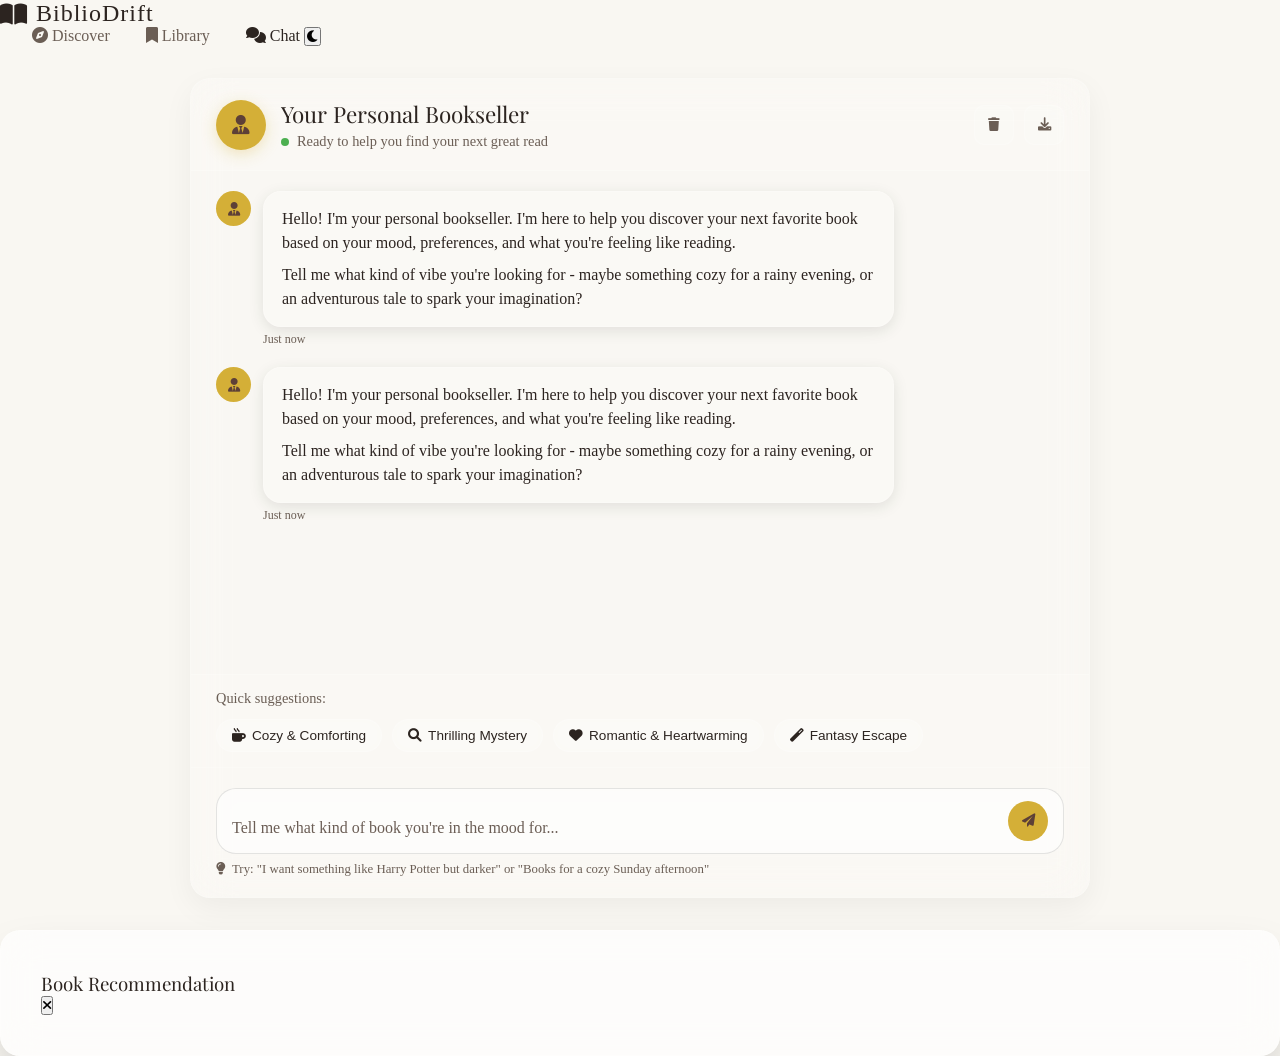
<file: chat.html>
<!DOCTYPE html>
<html lang="en">
<head>
    <meta charset="UTF-8">
    <meta name="viewport" content="width=device-width, initial-scale=1.0">
    <title>Chat with Bookseller - BiblioDrift</title>
    <link rel="stylesheet" href="style.css">
    <link rel="stylesheet" href="https://cdnjs.cloudflare.com/ajax/libs/font-awesome/6.0.0/css/all.min.css">
    <link href="https://fonts.googleapis.com/css2?family=Playfair+Display:wght@400;700&family=Georgia:wght@400;700&display=swap" rel="stylesheet">
</head>
<body>
    <!-- Navigation -->
    <nav class="nav-container">
        <div class="nav-content">
            <div class="logo">
                <i class="fas fa-book-open"></i>
                <span>BiblioDrift</span>
            </div>
            <div class="nav-links">
                <a href="index.html" class="nav-link">
                    <i class="fas fa-compass"></i>
                    <span>Discover</span>
                </a>
                <a href="library.html" class="nav-link">
                    <i class="fas fa-bookmark"></i>
                    <span>Library</span>
                </a>
                <a href="chat.html" class="nav-link active">
                    <i class="fas fa-comments"></i>
                    <span>Chat</span>
                </a>
                <button class="theme-toggle" onclick="toggleTheme()">
                    <i class="fas fa-moon"></i>
                </button>
            </div>
        </div>
    </nav>

    <!-- Main Content -->
    <main class="main-content">
        <div class="chat-container">
            <!-- Chat Header -->
            <div class="chat-header">
                <div class="bookseller-info">
                    <div class="bookseller-avatar">
                        <i class="fas fa-user-tie"></i>
                    </div>
                    <div class="bookseller-details">
                        <h2>Your Personal Bookseller</h2>
                        <p class="status">
                            <span class="status-dot"></span>
                            Ready to help you find your next great read
                        </p>
                    </div>
                </div>
                <div class="chat-actions">
                    <button class="action-btn" onclick="clearChat()" title="Clear conversation">
                        <i class="fas fa-trash"></i>
                    </button>
                    <button class="action-btn" onclick="exportChat()" title="Export conversation">
                        <i class="fas fa-download"></i>
                    </button>
                </div>
            </div>

            <!-- Chat Messages -->
            <div class="chat-messages" id="chatMessages">
                <div class="message bookseller-message">
                    <div class="message-avatar">
                        <i class="fas fa-user-tie"></i>
                    </div>
                    <div class="message-content">
                        <div class="message-bubble">
                            <p>Hello! I'm your personal bookseller. I'm here to help you discover your next favorite book based on your mood, preferences, and what you're feeling like reading.</p>
                            <p>Tell me what kind of vibe you're looking for - maybe something cozy for a rainy evening, or an adventurous tale to spark your imagination?</p>
                        </div>
                        <div class="message-time">Just now</div>
                    </div>
                </div>
            </div>

            <!-- Quick Suggestions -->
            <div class="quick-suggestions" id="quickSuggestions">
                <div class="suggestions-header">
                    <span>Quick suggestions:</span>
                </div>
                <div class="suggestions-list">
                    <button class="suggestion-btn" onclick="sendQuickMessage('I want something cozy and comforting')">
                        <i class="fas fa-mug-hot"></i>
                        Cozy & Comforting
                    </button>
                    <button class="suggestion-btn" onclick="sendQuickMessage('Looking for a thrilling mystery')">
                        <i class="fas fa-search"></i>
                        Thrilling Mystery
                    </button>
                    <button class="suggestion-btn" onclick="sendQuickMessage('Something romantic and heartwarming')">
                        <i class="fas fa-heart"></i>
                        Romantic & Heartwarming
                    </button>
                    <button class="suggestion-btn" onclick="sendQuickMessage('I need an escape to another world')">
                        <i class="fas fa-magic"></i>
                        Fantasy Escape
                    </button>
                </div>
            </div>

            <!-- Chat Input -->
            <div class="chat-input-container">
                <div class="chat-input-wrapper">
                    <textarea 
                        id="chatInput" 
                        placeholder="Tell me what kind of book you're in the mood for..."
                        rows="1"
                        onkeydown="handleKeyDown(event)"
                        oninput="adjustTextareaHeight(this)"
                    ></textarea>
                    <button class="send-btn" id="sendBtn">
                        <i class="fas fa-paper-plane"></i>
                    </button>
                </div>
                <div class="input-hint">
                    <i class="fas fa-lightbulb"></i>
                    Try: "I want something like Harry Potter but darker" or "Books for a cozy Sunday afternoon"
                </div>
            </div>
        </div>
    </main>

    <!-- Book Recommendation Modal -->
    <div class="modal-overlay" id="bookModal">
        <div class="modal-content book-modal">
            <div class="modal-header">
                <h3>Book Recommendation</h3>
                <button class="close-btn" onclick="closeBookModal()">
                    <i class="fas fa-times"></i>
                </button>
            </div>
            <div class="modal-body" id="bookModalContent">
                <!-- Book details will be populated here -->
            </div>
        </div>
    </div>

    <script>
        // Configure API base URL for chat functionality
        window.MOOD_API_BASE = 'http://localhost:5000/api/v1';
    </script>
    <script src="chat.js"></script>
    <script src="app.js"></script>
</body>
</html>
</file>
<file: style.css>
��: r o o t   {  
         / *   D a y   T h e m e   ( D e f a u l t )   * /  
         - - b g - c o l o r :   # f 9 f 7 f 2 ;  
         - - h e a d e r - b g :   r g b a ( 2 4 9 ,   2 4 7 ,   2 4 2 ,   0 . 8 ) ;  
         - - t e x t - m a i n :   # 2 c 2 4 2 0 ;  
         - - t e x t - m u t e d :   # 6 b 5 e 5 5 ;  
         - - a c c e n t - g o l d :   # d 4 a f 3 7 ;  
         - - w o o d - d a r k :   # 5 d 4 0 3 7 ;  
         - - w o o d - l i g h t :   # 8 d 6 e 6 3 ;  
         - - g l a s s - b g :   r g b a ( 2 5 5 ,   2 5 5 ,   2 5 5 ,   0 . 1 ) ;  
         - - g l a s s - b o r d e r :   r g b a ( 2 5 5 ,   2 5 5 ,   2 5 5 ,   0 . 2 ) ;  
         - - s h a d o w - s o f t :   0   1 0 p x   3 0 p x   r g b a ( 0 ,   0 ,   0 ,   0 . 0 5 ) ;  
         - - i n p u t - b g :   r g b a ( 2 5 5 ,   2 5 5 ,   2 5 5 ,   0 . 5 ) ;  
         - - i n p u t - b o r d e r :   r g b a ( 0 ,   0 ,   0 ,   0 . 1 ) ;  
         - - b o o k - b g :   # f f f ;  
         - - p a p e r - c o l o r :   # f f f d f 9 ;  
  
         / *   V i b e   C o l o r s   * /  
         - - v i b e - m y s t e r y :   # 7 8 9 0 9 c ;  
         - - v i b e - r o m a n c e :   # e f 9 a 9 a ;  
         - - v i b e - c l a s s i c :   # a 1 8 8 7 f ;  
  
         / *   D i m e n s i o n s   * /  
         - - b o o k - w i d t h :   1 6 0 p x ;  
         - - b o o k - h e i g h t :   2 4 0 p x ;  
         - - b o o k - t h i c k :   4 0 p x ;  
 }  
  
 [ d a t a - t h e m e = " n i g h t " ]   {  
         / *   N i g h t   T h e m e   ( D a r k   W o o d )   * /  
         - - b g - c o l o r :   # 1 e 1 a 1 8 ;  
         - - h e a d e r - b g :   r g b a ( 3 0 ,   2 6 ,   2 4 ,   0 . 8 5 ) ;  
         - - t e x t - m a i n :   # e 0 d 5 c b ;  
         - - t e x t - m u t e d :   # a 8 9 a 8 e ;  
         - - a c c e n t - g o l d :   # f c c b 4 e ;  
         - - w o o d - d a r k :   # 3 e 2 7 2 3 ;  
         - - w o o d - l i g h t :   # 5 d 4 0 3 7 ;  
         - - g l a s s - b g :   r g b a ( 0 ,   0 ,   0 ,   0 . 3 ) ;  
         - - g l a s s - b o r d e r :   r g b a ( 2 5 5 ,   2 5 5 ,   2 5 5 ,   0 . 0 5 ) ;  
         - - s h a d o w - s o f t :   0   1 0 p x   4 0 p x   r g b a ( 0 ,   0 ,   0 ,   0 . 4 ) ;  
         - - i n p u t - b g :   r g b a ( 0 ,   0 ,   0 ,   0 . 2 ) ;  
         - - i n p u t - b o r d e r :   r g b a ( 2 5 5 ,   2 5 5 ,   2 5 5 ,   0 . 1 ) ;  
         - - b o o k - b g :   # 2 c 2 4 2 0 ;  
         - - p a p e r - c o l o r :   # e 0 d 5 c b ;  
 }  
  
 *   {  
         b o x - s i z i n g :   b o r d e r - b o x ;  
         m a r g i n :   0 ;  
         p a d d i n g :   0 ;  
 }  
  
 h t m l   {  
         s c r o l l - b e h a v i o r :   s m o o t h ;  
 }  
  
 b o d y   {  
         b a c k g r o u n d - c o l o r :   v a r ( - - b g - c o l o r ) ;  
         c o l o r :   v a r ( - - t e x t - m a i n ) ;  
         f o n t - f a m i l y :   " G e o r g i a " ,   s e r i f ;  
         / *   C l a s s i c   s e r i f   f o r   b o o k s   * /  
         o v e r f l o w - x :   h i d d e n ;  
         m i n - h e i g h t :   1 0 0 v h ;  
 }  
  
 / *   G l o b a l   W o o d e n   S c r o l l b a r   S t y l i n g   * /  
 : : - w e b k i t - s c r o l l b a r   {  
         w i d t h :   1 2 p x ;  
 }  
  
 : : - w e b k i t - s c r o l l b a r - t r a c k   {  
         b a c k g r o u n d :   v a r ( - - b g - c o l o r ) ;  
 }  
  
 : : - w e b k i t - s c r o l l b a r - t h u m b   {  
         b a c k g r o u n d :   l i n e a r - g r a d i e n t ( 1 8 0 d e g ,   v a r ( - - w o o d - d a r k ) ,   v a r ( - - w o o d - l i g h t ) ) ;  
         b o r d e r - r a d i u s :   6 p x ;  
         b o r d e r :   2 p x   s o l i d   v a r ( - - b g - c o l o r ) ;  
 }  
  
 : : - w e b k i t - s c r o l l b a r - t h u m b : h o v e r   {  
         b a c k g r o u n d :   l i n e a r - g r a d i e n t ( 1 8 0 d e g ,   v a r ( - - w o o d - l i g h t ) ,   v a r ( - - w o o d - d a r k ) ) ;  
         b o x - s h a d o w :   i n s e t   0   0   6 p x   r g b a ( 0 ,   0 ,   0 ,   0 . 3 ) ;  
 }  
  
 h 1 ,  
 h 2 ,  
 h 3   {  
         f o n t - w e i g h t :   n o r m a l ;  
         f o n t - f a m i l y :   " P l a y f a i r   D i s p l a y " ,   s e r i f ;  
         / *   E l e g a n t   h e a d i n g s   * /  
 }  
  
 / *   - - -   L a y o u t   - - -   * /  
 h e a d e r   {  
         p a d d i n g :   2 r e m   4 r e m ;  
         d i s p l a y :   f l e x ;  
         j u s t i f y - c o n t e n t :   s p a c e - b e t w e e n ;  
         a l i g n - i t e m s :   c e n t e r ;  
         p o s i t i o n :   s t i c k y ;  
         t o p :   0 ;  
         z - i n d e x :   1 0 0 ;  
         b a c k g r o u n d :   v a r ( - - h e a d e r - b g ) ;  
         b a c k d r o p - f i l t e r :   b l u r ( 1 0 p x ) ;  
         t r a n s i t i o n :   b a c k g r o u n d   0 . 5 s   e a s e ;  
 }  
  
 . h e a d e r - c o n t r o l s   {  
         d i s p l a y :   f l e x ;  
         a l i g n - i t e m s :   c e n t e r ;  
         g a p :   2 r e m ;  
 }  
  
 . s e a r c h - b a r   {  
         p o s i t i o n :   r e l a t i v e ;  
         d i s p l a y :   f l e x ;  
         a l i g n - i t e m s :   c e n t e r ;  
 }  
  
 . s e a r c h - i n p u t   {  
         b a c k g r o u n d :   v a r ( - - i n p u t - b g ) ;  
         b o r d e r :   1 p x   s o l i d   v a r ( - - i n p u t - b o r d e r ) ;  
         p a d d i n g :   0 . 5 r e m   1 r e m ;  
         b o r d e r - r a d i u s :   2 0 p x ;  
         f o n t - f a m i l y :   " G e o r g i a " ,   s e r i f ;  
         w i d t h :   2 0 0 p x ;  
         t r a n s i t i o n :   a l l   0 . 3 s   e a s e ;  
         o u t l i n e :   n o n e ;  
         c o l o r :   v a r ( - - t e x t - m a i n ) ;  
 }  
  
 . s e a r c h - i n p u t : f o c u s   {  
         b a c k g r o u n d :   v a r ( - - b o o k - b g ) ;  
         w i d t h :   3 0 0 p x ;  
         b o x - s h a d o w :   v a r ( - - s h a d o w - s o f t ) ;  
 }  
  
 . s e a r c h - i c o n   {  
         p o s i t i o n :   a b s o l u t e ;  
         r i g h t :   1 0 p x ;  
         c o l o r :   v a r ( - - t e x t - m u t e d ) ;  
         p o i n t e r - e v e n t s :   n o n e ;  
 }  
  
 . l o g o   {  
         f o n t - s i z e :   1 . 5 r e m ;  
         l e t t e r - s p a c i n g :   1 p x ;  
         c o l o r :   v a r ( - - t e x t - m a i n ) ;  
         t e x t - d e c o r a t i o n :   n o n e ;  
         d i s p l a y :   f l e x ;  
         a l i g n - i t e m s :   c e n t e r ;  
         g a p :   0 . 5 r e m ;  
 }  
  
 . n a v - l i n k s   a   {  
         t e x t - d e c o r a t i o n :   n o n e ;  
         c o l o r :   v a r ( - - t e x t - m u t e d ) ;  
         m a r g i n - l e f t :   2 r e m ;  
         t r a n s i t i o n :   c o l o r   0 . 3 s   e a s e ;  
 }  
  
 . n a v - l i n k s   a : h o v e r ,  
 . n a v - l i n k s   a . a c t i v e   {  
         c o l o r :   v a r ( - - t e x t - m a i n ) ;  
 }  
  
 / *   = = =   A N I M A T E D   H O V E R   T O O L T I P S   F O R   N A V I G A T I O N   ( N E W )   = = =   * /  
 . t o o l t i p   {  
     p o s i t i o n :   r e l a t i v e ;  
     d i s p l a y :   i n l i n e - b l o c k ;  
 }  
  
 . t o o l t i p - t e x t   {  
     p o s i t i o n :   a b s o l u t e ;  
     l e f t :   5 0 % ;  
     b o t t o m :   c a l c ( 1 0 0 %   +   8 p x ) ;  
     t r a n s f o r m :   t r a n s l a t e X ( - 5 0 % )   s c a l e ( 0 . 9 5 )   t r a n s l a t e Y ( 6 p x ) ;  
     p a d d i n g :   1 0 p x   1 4 p x ;  
     b a c k g r o u n d :   # f f f a f 3 ;  
     c o l o r :   # 2 b 2 b 2 b ;  
     f o n t - s i z e :   1 3 p x ;  
     f o n t - w e i g h t :   5 0 0 ;  
     w h i t e - s p a c e :   n o w r a p ;  
     b o r d e r - r a d i u s :   1 0 p x ;  
     b o x - s h a d o w :   0   8 p x   2 0 p x   r g b a ( 0 , 0 , 0 , 0 . 1 5 ) ;  
     b o r d e r :   1 p x   s o l i d   r g b a ( 0 , 0 , 0 , 0 . 0 8 ) ;  
     o p a c i t y :   0 ;  
     v i s i b i l i t y :   h i d d e n ;  
     p o i n t e r - e v e n t s :   n o n e ;  
     t r a n s i t i o n :   a l l   0 . 2 5 s   e a s e ;  
     z - i n d e x :   9 9 9 9 ;  
 }  
  
 . t o o l t i p - t e x t : : a f t e r   {  
     c o n t e n t :   " " ;  
     p o s i t i o n :   a b s o l u t e ;  
     t o p :   1 0 0 % ;  
     l e f t :   5 0 % ;  
     t r a n s f o r m :   t r a n s l a t e X ( - 5 0 % )   r o t a t e ( 4 5 d e g ) ;  
     w i d t h :   1 2 p x ;  
     h e i g h t :   1 2 p x ;  
     b a c k g r o u n d :   # f f f a f 3 ;  
     b o r d e r - l e f t :   1 p x   s o l i d   r g b a ( 0 , 0 , 0 , 0 . 0 8 ) ;  
     b o r d e r - b o t t o m :   1 p x   s o l i d   r g b a ( 0 , 0 , 0 , 0 . 0 8 ) ;  
 }  
  
 . t o o l t i p : h o v e r   . t o o l t i p - t e x t   {  
     o p a c i t y :   1 ;  
     v i s i b i l i t y :   v i s i b l e ;  
     t r a n s f o r m :   t r a n s l a t e X ( - 4 0 % )   s c a l e ( 1 )   t r a n s l a t e Y ( 0 ) ;  
 }  
  
 . t o o l t i p - t e x t   i   {  
         m a r g i n - r i g h t :   5 p x ;  
         c o l o r :   v a r ( - - a c c e n t - g o l d ) ;  
 }  
  
 m a i n   {  
         p a d d i n g :   2 r e m   4 r e m ;  
         m a x - w i d t h :   1 4 0 0 p x ;  
         m a r g i n :   0   a u t o ;  
 }  
  
 / *   - - -   H e r o   - - -   * /  
 . h e r o   {  
         t e x t - a l i g n :   c e n t e r ;  
         p a d d i n g :   6 r e m   1 r e m ;  
         a n i m a t i o n :   h e r o F a d e   1 s   e a s e - o u t ;  
 }  
  
 @ k e y f r a m e s   h e r o F a d e   {  
         f r o m   {  
                 o p a c i t y :   0 ;  
                 t r a n s f o r m :   t r a n s l a t e Y ( 1 5 p x ) ;  
         }  
  
         t o   {  
                 o p a c i t y :   1 ;  
                 t r a n s f o r m :   t r a n s l a t e Y ( 0 ) ;  
         }  
 }  
  
 . h e r o   h 1   {  
         f o n t - s i z e :   c l a m p ( 2 . 5 r e m ,   8 v w ,   4 . 5 r e m ) ;  
         m a r g i n - b o t t o m :   1 . 5 r e m ;  
         f o n t - s t y l e :   i t a l i c ;  
         l i n e - h e i g h t :   1 . 2 ;  
         l e t t e r - s p a c i n g :   0 . 5 p x ;  
         t e x t - s h a d o w :   2 p x   2 p x   4 p x   r g b a ( 0 ,   0 ,   0 ,   0 . 2 ) ;  
 }  
  
 . h e r o   p   {  
         c o l o r :   v a r ( - - t e x t - m u t e d ) ;  
         f o n t - s i z e :   1 . 2 r e m ;  
         l i n e - h e i g h t :   1 . 8 ;  
         m a x - w i d t h :   5 5 c h ;  
         m a r g i n :   0   a u t o ;  
 }  
  
 / *   - - -   C u r a t e d   T a b l e s   ( H o r i z o n t a l   S c r o l l )   - - -   * /  
 . c u r a t e d - s e c t i o n   {  
         m a r g i n - b o t t o m :   6 r e m ;  
 }  
  
 . s e c t i o n - h e a d e r   {  
         m a r g i n - b o t t o m :   2 r e m ;  
         b o r d e r - b o t t o m :   1 p x   s o l i d   r g b a ( 0 ,   0 ,   0 ,   0 . 0 5 ) ;  
         p a d d i n g - b o t t o m :   0 . 5 r e m ;  
         d i s p l a y :   f l e x ;  
         j u s t i f y - c o n t e n t :   s p a c e - b e t w e e n ;  
         a l i g n - i t e m s :   b a s e l i n e ;  
 }  
  
 . c u r a t e d - r o w   {  
         d i s p l a y :   f l e x ;  
         g a p :   3 r e m ;  
         p a d d i n g :   2 r e m   1 r e m ;  
         o v e r f l o w - x :   v i s i b l e ;  
         / *   A l l o w   3 D   o v e r f l o w   * /  
         p e r s p e c t i v e :   1 0 0 0 p x ;  
 }  
  
 / *   - - -   3 D   B o o k   C o m p o n e n t   - - -   * /  
 . b o o k - s c e n e   {  
         w i d t h :   v a r ( - - b o o k - w i d t h ) ;  
         h e i g h t :   v a r ( - - b o o k - h e i g h t ) ;  
         p e r s p e c t i v e :   1 0 0 0 p x ;  
         c u r s o r :   p o i n t e r ;  
         / *   R a n d o m   s l i g h t   r o t a t i o n   f o r   o r g a n i c   f e e l   -   h a n d l e d   i n   J S   u s u a l l y ,   b u t   d e f a u l t   h e r e   * /  
 }  
  
 . b o o k   {  
         w i d t h :   1 0 0 % ;  
         h e i g h t :   1 0 0 % ;  
         p o s i t i o n :   r e l a t i v e ;  
         t r a n s f o r m - s t y l e :   p r e s e r v e - 3 d ;  
         / *   B o u n c y   c o z y   f e e l   * /  
         t r a n s f o r m - o r i g i n :   c e n t e r   c e n t e r   - 2 0 p x ;  
         / *   P i v o t   i n s i d e   t h e   b o o k   * /  
         a n i m a t i o n :   f l o a t I n   0 . 8 s   e a s e - o u t   b a c k w a r d s ;  
 }  
  
 @ k e y f r a m e s   f l o a t I n   {  
         f r o m   {  
                 o p a c i t y :   0 ;  
                 t r a n s f o r m :   t r a n s l a t e Y ( 5 0 p x )   s c a l e ( 0 . 9 ) ;  
         }  
  
         t o   {  
                 o p a c i t y :   1 ;  
                 t r a n s f o r m :   t r a n s l a t e Y ( 0 )   s c a l e ( 1 ) ;  
         }  
 }  
  
 . b o o k . f l i p p e d   {  
         t r a n s f o r m :   r o t a t e Y ( 1 8 0 d e g )   s c a l e ( 1 . 2 )   t r a n s l a t e Z ( 5 0 p x ) ;  
         / *   E x p a n d   a n d   b r i n g   c l o s e r   * /  
         z - i n d e x :   1 0 0 ;  
 }  
  
 / *   B o o k   F a c e s   * /  
 . b o o k _ _ f a c e   {  
         p o s i t i o n :   a b s o l u t e ;  
         w i d t h :   1 0 0 % ;  
         h e i g h t :   1 0 0 % ;  
         b a c k f a c e - v i s i b i l i t y :   h i d d e n ;  
         / *   H i d e   b a c k   w h e n   f r o n t   i s   c l e a r   * /  
         b o r d e r - r a d i u s :   4 p x   8 p x   8 p x   4 p x ;  
         b o x - s h a d o w :   5 p x   5 p x   1 5 p x   r g b a ( 0 ,   0 ,   0 ,   0 . 1 5 ) ;  
 }  
  
 . b o o k _ _ f a c e - - f r o n t   {  
         b a c k g r o u n d :   v a r ( - - b o o k - b g ) ;  
         t r a n s f o r m :   r o t a t e Y ( 0 d e g ) ;  
         z - i n d e x :   2 ;  
 }  
  
 . b o o k _ _ f a c e - - f r o n t   i m g   {  
         w i d t h :   1 0 0 % ;  
         h e i g h t :   1 0 0 % ;  
         o b j e c t - f i t :   c o v e r ;  
         b o r d e r - r a d i u s :   4 p x   8 p x   8 p x   4 p x ;  
 }  
  
 . b o o k _ _ f a c e - - b a c k   {  
         t r a n s f o r m :   r o t a t e Y ( 1 8 0 d e g ) ;  
         b a c k g r o u n d :   v a r ( - - p a p e r - c o l o r ) ;  
         / *   P a p e r   c o l o r   * /  
         p a d d i n g :   1 . 5 r e m ;  
         d i s p l a y :   f l e x ;  
         f l e x - d i r e c t i o n :   c o l u m n ;  
         j u s t i f y - c o n t e n t :   s p a c e - b e t w e e n ;  
         b o r d e r :   1 p x   s o l i d   v a r ( - - g l a s s - b o r d e r ) ;  
         z - i n d e x :   1 ;  
         c o l o r :   # 2 c 2 4 2 0 ;  
         / *   K e e p   t e x t   d a r k   f o r   p a p e r   f e e l   e v e n   i n   n i g h t   m o d e   * /  
 }  
  
 / *   T h e   S p i n e   * /  
 . b o o k _ _ f a c e - - s p i n e   {  
         p o s i t i o n :   a b s o l u t e ;  
         w i d t h :   v a r ( - - b o o k - t h i c k ) ;  
         h e i g h t :   1 0 0 % ;  
         l e f t :   0 ;  
         t o p :   0 ;  
         t r a n s f o r m :   r o t a t e Y ( - 9 0 d e g )   t r a n s l a t e Z ( c a l c ( v a r ( - - b o o k - t h i c k )   /   2 ) ) ;  
 }  
  
 / *   I m p r o v e d   3 D   B o x   M o d e l   * /  
 / *   R e - d e f i n i n g   . b o o k   f o r   p r o p e r   t h i c k n e s s   v o l u m e   * /  
 . b o o k   {  
         t r a n s f o r m - o r i g i n :   c e n t e r   c e n t e r   - 2 0 p x ;  
         / *   P i v o t   i n s i d e   t h e   b o o k   * /  
 }  
  
 . b o o k _ _ f a c e - - f r o n t   {  
         t r a n s f o r m :   t r a n s l a t e Z ( 2 0 p x ) ;  
 }  
  
 . b o o k _ _ f a c e - - b a c k   {  
         t r a n s f o r m :   r o t a t e Y ( 1 8 0 d e g )   t r a n s l a t e Z ( 2 0 p x ) ;  
 }  
  
 . b o o k _ _ f a c e - - s p i n e   {  
         w i d t h :   4 0 p x ;  
         h e i g h t :   1 0 0 % ;  
         b a c k g r o u n d :   # 3 3 3 ;  
         / *   D e f a u l t   s p i n e   c o l o r   * /  
         t r a n s f o r m :   r o t a t e Y ( - 9 0 d e g )   t r a n s l a t e Z ( 2 0 p x ) ;  
         / *   A d j u s t   p o s i t i o n i n g   t o   b e   f l u s h   l e f t   o f   f r o n t   f a c e   * /  
         l e f t :   - 2 0 p x ;  
         / *   H a l f   t h i c k n e s s   * /  
 }  
  
 . b o o k _ _ f a c e - - r i g h t   {  
         / *   P a g e s   * /  
         w i d t h :   4 0 p x ;  
         h e i g h t :   1 0 0 % ;  
         b a c k g r o u n d :   l i n e a r - g r a d i e n t ( t o   r i g h t ,   # f f f ,   # f 0 f 0 f 0   2 0 % ,   # f f f   4 0 % ) ;  
         t r a n s f o r m :   r o t a t e Y ( 9 0 d e g )   t r a n s l a t e Z ( 1 4 0 p x ) ;  
         / *   W i d t h   -   h a l f   t h i c k n e s s   * /  
         l e f t :   a u t o ;  
         r i g h t :   - 2 0 p x ;  
 }  
  
 / *   H o v e r   E f f e c t :   P u l l   o u t   * /  
 . b o o k - s c e n e : h o v e r   . b o o k : n o t ( . f l i p p e d )   {  
         t r a n s f o r m :   t r a n s l a t e Z ( 3 0 p x )   t r a n s l a t e Y ( - 1 0 p x )   r o t a t e Y ( - 1 0 d e g ) ;  
 }  
  
 / *   G l a s s m o r p h i s m   O v e r l a y   ( Q u i c k   v i e w )   * /  
 . g l a s s - o v e r l a y   {  
         p o s i t i o n :   a b s o l u t e ;  
         b o t t o m :   1 0 p x ;  
         l e f t :   1 0 p x ;  
         r i g h t :   1 0 p x ;  
         b a c k g r o u n d :   r g b a ( 2 5 5 ,   2 5 5 ,   2 5 5 ,   0 . 7 ) ;  
         b a c k d r o p - f i l t e r :   b l u r ( 8 p x ) ;  
         p a d d i n g :   0 . 5 r e m ;  
         b o r d e r - r a d i u s :   6 p x ;  
         o p a c i t y :   0 ;  
         t r a n s f o r m :   t r a n s l a t e Y ( 1 0 p x ) ;  
         t r a n s i t i o n :   a l l   0 . 3 s   e a s e ;  
         p o i n t e r - e v e n t s :   n o n e ;  
         / *   L e t   c l i c k s   p a s s   t o   b o o k   * /  
 }  
  
 . b o o k - s c e n e : h o v e r   . g l a s s - o v e r l a y   {  
         o p a c i t y :   1 ;  
         t r a n s f o r m :   t r a n s l a t e Y ( 0 ) ;  
 }  
  
 / *   B a c k   o f   b o o k   c o n t e n t   * /  
 . h a n d w r i t t e n - n o t e   {  
         f o n t - f a m i l y :   " C o u r i e r   N e w " ,   C o u r i e r ,   m o n o s p a c e ;  
         / *   P l a c e h o l d e r   f o r   h a n d w r i t i n g   f o n t   * /  
         c o l o r :   v a r ( - - t e x t - m u t e d ) ;  
         f o n t - s i z e :   0 . 9 r e m ;  
         l i n e - h e i g h t :   1 . 4 ;  
         b a c k g r o u n d :   # f f f d c 2 ;  
         p a d d i n g :   1 0 p x ;  
         t r a n s f o r m :   r o t a t e ( - 2 d e g ) ;  
         b o x - s h a d o w :   2 p x   2 p x   5 p x   r g b a ( 0 ,   0 ,   0 ,   0 . 1 ) ;  
         m a r g i n - b o t t o m :   1 r e m ;  
 }  
  
 . b o o k - a c t i o n s   {  
         d i s p l a y :   f l e x ;  
         g a p :   0 . 5 r e m ;  
 }  
  
 . b t n - i c o n   {  
         b o r d e r :   n o n e ;  
         b a c k g r o u n d :   n o n e ;  
         c u r s o r :   p o i n t e r ;  
         f o n t - s i z e :   1 . 2 r e m ;  
         o p a c i t y :   0 . 6 ;  
         t r a n s i t i o n :   o p a c i t y   0 . 2 s ;  
 }  
  
 . b t n - i c o n : h o v e r   {  
         o p a c i t y :   1 ;  
         t r a n s f o r m :   s c a l e ( 1 . 1 ) ;  
 }  
  
 / *   - - -   V i r t u a l   S h e l v e s   - - -   * /  
 . s h e l v e s - c o n t a i n e r   {  
         d i s p l a y :   f l e x ;  
         f l e x - d i r e c t i o n :   c o l u m n ;  
         g a p :   4 r e m ;  
         p a d d i n g :   2 r e m   0 ;  
 }  
  
 . s h e l f - r o w   {  
         p o s i t i o n :   r e l a t i v e ;  
         p a d d i n g :   0   2 r e m   1 . 5 r e m   2 r e m ;  
         / *   R e a l i s t i c   W o o d   T e x t u r e   G r a d i e n t   * /  
         b a c k g r o u n d :  
                 r e p e a t i n g - l i n e a r - g r a d i e n t ( 9 0 d e g ,  
                         t r a n s p a r e n t   0 ,  
                         t r a n s p a r e n t   4 p x ,  
                         r g b a ( 0 ,   0 ,   0 ,   0 . 0 2 )   5 p x ,  
                         t r a n s p a r e n t   1 0 p x ) ,  
                 l i n e a r - g r a d i e n t ( t o   b o t t o m ,   # 5 d 4 0 3 7   0 % ,   # 3 e 2 7 2 3   1 0 0 % ) ;  
         b o r d e r - b o t t o m :   2 5 p x   s o l i d   # 2 8 1 a 1 5 ;  
         / *   T h i c k e r   f r o n t   l i p   * /  
         b o r d e r - r a d i u s :   4 p x ;  
         b o x - s h a d o w :  
                 0   2 0 p x   2 0 p x   - 1 0 p x   r g b a ( 0 ,   0 ,   0 ,   0 . 3 ) ,  
                 i n s e t   0   2 p x   2 0 p x   r g b a ( 0 ,   0 ,   0 ,   0 . 2 ) ;  
         d i s p l a y :   f l e x ;  
         a l i g n - i t e m s :   f l e x - e n d ;  
         g a p :   1 . 5 r e m ;  
         / *   M o r e   s p a c i n g   f o r   e x p a n d e d   b o o k s   * /  
         m i n - h e i g h t :   2 8 0 p x ;  
 }  
  
 . s h e l f - r o w : : a f t e r   {  
         / *   D e p t h   s h a d o w   o n   w a l l   b e h i n d   b o o k s   * /  
         c o n t e n t :   " " ;  
         p o s i t i o n :   a b s o l u t e ;  
         b o t t o m :   2 5 p x ;  
         / *   A b o v e   b o t t o m   l i p   * /  
         l e f t :   0 ;  
         r i g h t :   0 ;  
         h e i g h t :   1 0 0 % ;  
         z - i n d e x :   - 1 ;  
         b a c k g r o u n d :   l i n e a r - g r a d i e n t ( t o   b o t t o m ,  
                         r g b a ( 0 ,   0 ,   0 ,   0 . 1 ) ,  
                         r g b a ( 0 ,   0 ,   0 ,   0 . 4 ) ) ;  
         p o i n t e r - e v e n t s :   n o n e ;  
 }  
  
 . s h e l f - l a b e l   {  
         p o s i t i o n :   a b s o l u t e ;  
         t o p :   - 2 0 p x ;  
         l e f t :   0 ;  
         f o n t - s i z e :   1 . 2 r e m ;  
         c o l o r :   v a r ( - - w o o d - l i g h t ) ;  
         f o n t - s t y l e :   i t a l i c ;  
 }  
  
 / *   - - -   M o o d   A n a l y s i s   S t y l e s   - - -   * /  
  
 / *   M o o d   T a g s   o n   B o o k   C o v e r s   * /  
 . m o o d - t a g s   {  
         p o s i t i o n :   a b s o l u t e ;  
         t o p :   5 p x ;  
         l e f t :   5 p x ;  
         d i s p l a y :   f l e x ;  
         f l e x - d i r e c t i o n :   c o l u m n ;  
         g a p :   2 p x ;  
 }  
  
 . m o o d - t a g   {  
         b a c k g r o u n d :   r g b a ( 0 ,   0 ,   0 ,   0 . 7 ) ;  
         c o l o r :   w h i t e ;  
         p a d d i n g :   2 p x   6 p x ;  
         b o r d e r - r a d i u s :   1 0 p x ;  
         f o n t - s i z e :   0 . 7 r e m ;  
         f o n t - w e i g h t :   b o l d ;  
         t e x t - t r a n s f o r m :   c a p i t a l i z e ;  
 }  
  
 / *   M o o d - s p e c i f i c   c o l o r s   * /  
 . m o o d - c o z y   {  
         b a c k g r o u n d :   # 8 d 6 e 6 3   ! i m p o r t a n t ;  
 }  
  
 . m o o d - d a r k   {  
         b a c k g r o u n d :   # 4 2 4 2 4 2   ! i m p o r t a n t ;  
 }  
  
 . m o o d - m y s t e r i o u s   {  
         b a c k g r o u n d :   # 5 e 3 5 b 1   ! i m p o r t a n t ;  
 }  
  
 . m o o d - r o m a n t i c   {  
         b a c k g r o u n d :   # e 9 1 e 6 3   ! i m p o r t a n t ;  
 }  
  
 . m o o d - a d v e n t u r o u s   {  
         b a c k g r o u n d :   # f f 5 7 2 2   ! i m p o r t a n t ;  
 }  
  
 . m o o d - m e l a n c h o l y   {  
         b a c k g r o u n d :   # 6 0 7 d 8 b   ! i m p o r t a n t ;  
 }  
  
 . m o o d - u p l i f t i n g   {  
         b a c k g r o u n d :   # 4 c a f 5 0   ! i m p o r t a n t ;  
 }  
  
 . m o o d - i n t e n s e   {  
         b a c k g r o u n d :   # f 4 4 3 3 6   ! i m p o r t a n t ;  
 }  
  
 . m o o d - w h i m s i c a l   {  
         b a c k g r o u n d :   # 9 c 2 7 b 0   ! i m p o r t a n t ;  
 }  
  
 . m o o d - t h o u g h t - p r o v o k i n g   {  
         b a c k g r o u n d :   # 7 9 5 5 4 8   ! i m p o r t a n t ;  
 }  
  
 / *   G l a s s   o v e r l a y   m o o d   t a g s   * /  
 . g l a s s - m o o d - t a g s   {  
         m a r g i n - t o p :   0 . 5 r e m ;  
         d i s p l a y :   f l e x ;  
         g a p :   0 . 2 5 r e m ;  
         f l e x - w r a p :   w r a p ;  
 }  
  
 . g l a s s - m o o d - t a g   {  
         b a c k g r o u n d :   r g b a ( 2 5 5 ,   2 5 5 ,   2 5 5 ,   0 . 3 ) ;  
         p a d d i n g :   1 p x   4 p x ;  
         b o r d e r - r a d i u s :   8 p x ;  
         f o n t - s i z e :   0 . 6 r e m ;  
         t e x t - t r a n s f o r m :   c a p i t a l i z e ;  
 }  
  
 / *   B a c k   o f   b o o k   m o o d   a n a l y s i s   * /  
 . m o o d - a n a l y s i s   {  
         m a r g i n - t o p :   1 r e m ;  
         p a d d i n g - t o p :   0 . 5 r e m ;  
         b o r d e r - t o p :   1 p x   s o l i d   r g b a ( 0 ,   0 ,   0 ,   0 . 1 ) ;  
 }  
  
 . m o o d - t a g s - b a c k   {  
         d i s p l a y :   f l e x ;  
         g a p :   0 . 2 5 r e m ;  
         f l e x - w r a p :   w r a p ;  
         m a r g i n - t o p :   0 . 2 5 r e m ;  
 }  
  
 . m o o d - t a g - s m a l l   {  
         b a c k g r o u n d :   v a r ( - - a c c e n t - g o l d ) ;  
         c o l o r :   w h i t e ;  
         p a d d i n g :   1 p x   4 p x ;  
         b o r d e r - r a d i u s :   6 p x ;  
         f o n t - s i z e :   0 . 6 r e m ;  
         t e x t - t r a n s f o r m :   c a p i t a l i z e ;  
 }  
  
 / *   M o o d   A n a l y s i s   M o d a l   * /  
 . m o o d - m o d a l   {  
         p o s i t i o n :   f i x e d ;  
         t o p :   0 ;  
         l e f t :   0 ;  
         w i d t h :   1 0 0 % ;  
         h e i g h t :   1 0 0 % ;  
         b a c k g r o u n d :   r g b a ( 0 ,   0 ,   0 ,   0 . 7 ) ;  
         d i s p l a y :   f l e x ;  
         j u s t i f y - c o n t e n t :   c e n t e r ;  
         a l i g n - i t e m s :   c e n t e r ;  
         z - i n d e x :   1 0 0 0 ;  
         b a c k d r o p - f i l t e r :   b l u r ( 5 p x ) ;  
 }  
  
 . m o o d - m o d a l - c o n t e n t   {  
         b a c k g r o u n d :   v a r ( - - b o o k - b g ) ;  
         b o r d e r - r a d i u s :   1 2 p x ;  
         m a x - w i d t h :   5 0 0 p x ;  
         w i d t h :   9 0 % ;  
         m a x - h e i g h t :   8 0 v h ;  
         o v e r f l o w - y :   a u t o ;  
         b o x - s h a d o w :   v a r ( - - s h a d o w - s o f t ) ;  
         b o r d e r :   1 p x   s o l i d   v a r ( - - g l a s s - b o r d e r ) ;  
 }  
  
 . m o o d - m o d a l - h e a d e r   {  
         p a d d i n g :   1 . 5 r e m ;  
         b o r d e r - b o t t o m :   1 p x   s o l i d   v a r ( - - g l a s s - b o r d e r ) ;  
         d i s p l a y :   f l e x ;  
         j u s t i f y - c o n t e n t :   s p a c e - b e t w e e n ;  
         a l i g n - i t e m s :   c e n t e r ;  
 }  
  
 . m o o d - m o d a l - h e a d e r   h 3   {  
         m a r g i n :   0 ;  
         c o l o r :   v a r ( - - t e x t - m a i n ) ;  
 }  
  
 . c l o s e - m o d a l   {  
         b a c k g r o u n d :   n o n e ;  
         b o r d e r :   n o n e ;  
         f o n t - s i z e :   1 . 5 r e m ;  
         c u r s o r :   p o i n t e r ;  
         c o l o r :   v a r ( - - t e x t - m u t e d ) ;  
         p a d d i n g :   0 ;  
         w i d t h :   3 0 p x ;  
         h e i g h t :   3 0 p x ;  
         d i s p l a y :   f l e x ;  
         a l i g n - i t e m s :   c e n t e r ;  
         j u s t i f y - c o n t e n t :   c e n t e r ;  
 }  
  
 . c l o s e - m o d a l : h o v e r   {  
         c o l o r :   v a r ( - - t e x t - m a i n ) ;  
 }  
  
 . m o o d - m o d a l - b o d y   {  
         p a d d i n g :   1 . 5 r e m ;  
 }  
  
 . m o o d - s e c t i o n   {  
         m a r g i n - b o t t o m :   1 . 5 r e m ;  
 }  
  
 . m o o d - s e c t i o n   h 4   {  
         m a r g i n :   0   0   0 . 5 r e m   0 ;  
         c o l o r :   v a r ( - - t e x t - m a i n ) ;  
         f o n t - s i z e :   1 r e m ;  
 }  
  
 / *   S e n t i m e n t   B a r   * /  
 . s e n t i m e n t - b a r   {  
         w i d t h :   1 0 0 % ;  
         h e i g h t :   8 p x ;  
         b a c k g r o u n d :   # e 0 e 0 e 0 ;  
         b o r d e r - r a d i u s :   4 p x ;  
         o v e r f l o w :   h i d d e n ;  
         m a r g i n :   0 . 5 r e m   0 ;  
 }  
  
 . s e n t i m e n t - f i l l   {  
         h e i g h t :   1 0 0 % ;  
         b a c k g r o u n d :   l i n e a r - g r a d i e n t ( t o   r i g h t ,   # f 4 4 3 3 6 ,   # f f 9 8 0 0 ,   # 4 c a f 5 0 ) ;  
         t r a n s i t i o n :   w i d t h   0 . 3 s   e a s e ;  
 }  
  
 / *   L a r g e   m o o d   t a g s   i n   m o d a l   * /  
 . m o o d - t a g s - l a r g e   {  
         d i s p l a y :   f l e x ;  
         g a p :   0 . 5 r e m ;  
         f l e x - w r a p :   w r a p ;  
 }  
  
 . m o o d - t a g - l a r g e   {  
         p a d d i n g :   0 . 5 r e m   1 r e m ;  
         b o r d e r - r a d i u s :   2 0 p x ;  
         f o n t - s i z e :   0 . 9 r e m ;  
         f o n t - w e i g h t :   b o l d ;  
         c o l o r :   w h i t e ;  
         t e x t - t r a n s f o r m :   c a p i t a l i z e ;  
 }  
  
 / *   V i b e   q u o t e   s t y l i n g   * /  
 . v i b e - q u o t e   {  
         b a c k g r o u n d :   v a r ( - - p a p e r - c o l o r ) ;  
         p a d d i n g :   1 r e m ;  
         b o r d e r - r a d i u s :   8 p x ;  
         f o n t - s t y l e :   i t a l i c ;  
         c o l o r :   # 2 c 2 4 2 0 ;  
         b o r d e r - l e f t :   4 p x   s o l i d   v a r ( - - a c c e n t - g o l d ) ;  
         m a r g i n :   0 . 5 r e m   0 ;  
 }  
  
 / *   M o o d   b u t t o n   i n   b o o k   a c t i o n s   * /  
 . m o o d - b t n   {  
         c o l o r :   v a r ( - - a c c e n t - g o l d )   ! i m p o r t a n t ;  
 }  
  
 . m o o d - b t n : h o v e r   {  
         c o l o r :   v a r ( - - w o o d - d a r k )   ! i m p o r t a n t ;  
         t r a n s f o r m :   s c a l e ( 1 . 1 ) ;  
 }  
  
 / *   R e s p o n s i v e   m o o d   m o d a l   * /  
 @ m e d i a   ( m a x - w i d t h :   7 6 8 p x )   {  
         . m o o d - m o d a l - c o n t e n t   {  
                 w i d t h :   9 5 % ;  
                 m a r g i n :   1 r e m ;  
         }  
  
         . m o o d - t a g s - l a r g e   {  
                 f l e x - d i r e c t i o n :   c o l u m n ;  
         }  
  
         . m o o d - t a g - l a r g e   {  
                 t e x t - a l i g n :   c e n t e r ;  
         }  
 }  
  
 / *   U t i l i t i e s   * /  
 . h i d d e n   {  
         d i s p l a y :   n o n e ;  
 }  
  
 . f a d e - i n   {  
         a n i m a t i o n :   f a d e I n   1 s   e a s e ;  
 }  
  
 @ k e y f r a m e s   f a d e I n   {  
         f r o m   {  
                 o p a c i t y :   0 ;  
                 t r a n s f o r m :   t r a n s l a t e Y ( 1 0 p x ) ;  
         }  
  
         t o   {  
                 o p a c i t y :   1 ;  
                 t r a n s f o r m :   t r a n s l a t e Y ( 0 ) ;  
         }  
 }  
  
 / *   T h e m e   T o g g l e   B u t t o n   E n h a n c e m e n t   * /  
 # t h e m e T o g g l e   {  
         f o n t - s i z e :   1 . 4 r e m ;  
         c o l o r :   v a r ( - - t e x t - m a i n ) ;  
         c u r s o r :   p o i n t e r ;  
         t r a n s i t i o n :  
                 t r a n s f o r m   0 . 3 s   e a s e ,  
                 c o l o r   0 . 3 s   e a s e ;  
 }  
  
 # t h e m e T o g g l e : h o v e r   {  
         t r a n s f o r m :   r o t a t e ( 1 5 d e g )   s c a l e ( 1 . 1 ) ;  
         c o l o r :   v a r ( - - a c c e n t - g o l d ) ;  
 }  
  
 / *   - - -   B a c k   t o   T o p   B u t t o n   - - -   * /  
 . b a c k - t o - t o p   {  
         p o s i t i o n :   f i x e d ;  
         b o t t o m :   2 r e m ;  
         r i g h t :   2 r e m ;  
         w i d t h :   3 r e m ;  
         h e i g h t :   3 r e m ;  
         b o r d e r - r a d i u s :   5 0 % ;  
         b a c k g r o u n d :   v a r ( - - h e a d e r - b g ) ;  
         b o r d e r :   1 p x   s o l i d   v a r ( - - g l a s s - b o r d e r ) ;  
         b o x - s h a d o w :   v a r ( - - s h a d o w - s o f t ) ;  
         d i s p l a y :   f l e x ;  
         j u s t i f y - c o n t e n t :   c e n t e r ;  
         a l i g n - i t e m s :   c e n t e r ;  
         z - i n d e x :   9 9 9 ;  
         o p a c i t y :   1 ;  
         v i s i b i l i t y :   v i s i b l e ;  
         t r a n s i t i o n :   a l l   0 . 4 s   e a s e ;  
         b a c k d r o p - f i l t e r :   b l u r ( 5 p x ) ;  
 }  
  
 . b a c k - t o - t o p . h i d d e n   {  
         o p a c i t y :   0 ;  
         v i s i b i l i t y :   h i d d e n ;  
         t r a n s f o r m :   t r a n s l a t e Y ( 2 0 p x ) ;  
 }  
  
 . b a c k - t o - t o p : h o v e r   {  
         b a c k g r o u n d :   v a r ( - - b o o k - b g ) ;  
         t r a n s f o r m :   t r a n s l a t e Y ( - 5 p x ) ;  
         b o x - s h a d o w :   0   1 5 p x   3 0 p x   r g b a ( 0 ,   0 ,   0 ,   0 . 1 5 ) ;  
         c o l o r :   v a r ( - - a c c e n t - g o l d ) ;  
 }  
  
 / * F o o t e r   d e s i g n   * /  
  
 . f o o t e r   {  
         m i n - h e i g h t :   1 2 0 p x ;  
         w i d t h :   1 0 0 % ;  
         b a c k g r o u n d - c o l o r :   # 2 2 2 ;  
         d i s p l a y :   f l e x ;  
         f l e x - d i r e c t i o n :   c o l u m n ;  
         j u s t i f y - c o n t e n t :   c e n t e r ;  
         a l i g n - i t e m s :   c e n t e r ;  
         g a p :   1 . 2 r e m ;  
         p a d d i n g :   2 r e m   0 ;  
         m a r g i n - t o p :   4 r e m ;  
 }  
  
 . s o c i a l _ i c o n s   {  
         d i s p l a y :   f l e x ;  
         g a p :   2 r e m ;  
         z - i n d e x :   9 9 9 ;  
 }  
  
 . s o c i a l _ i c o n s   a   {  
         c o l o r :   v a r ( - - a c c e n t - g o l d ) ;  
         f o n t - s i z e :   2 r e m ;  
         t r a n s i t i o n :  
                 t r a n s f o r m   0 . 3 s   e a s e ,  
                 c o l o r   0 . 3 s   e a s e ;  
         t e x t - d e c o r a t i o n :   n o n e ;  
 }  
  
 . s o c i a l _ i c o n s   a : h o v e r   {  
         c o l o r :   w h i t e ;  
         t r a n s f o r m :   t r a n s l a t e Y ( - 5 p x ) ;  
 }  
  
 . r e a d i n g - p r o g r e s s   {  
         m a r g i n - t o p :   0 . 7 5 r e m ;  
         o p a c i t y :   0 . 8 5 ;  
 }  
  
 . p r o g r e s s - s l i d e r   {  
         w i d t h :   1 0 0 % ;  
         a c c e n t - c o l o r :   v a r ( - - a c c e n t - g o l d ) ;  
 }  
  
 . r e a d i n g - p r o g r e s s   s m a l l   {  
         f o n t - s i z e :   0 . 7 r e m ;  
         o p a c i t y :   0 . 7 ;  
 }  
  
 / *   - - -   G l a s s   M o d a l   - - -   * /  
 . g l a s s - m o d a l   {  
         m a r g i n :   a u t o ;  
         w i d t h :   9 0 % ;  
         m a x - w i d t h :   9 0 0 p x ;  
         b a c k g r o u n d :   t r a n s p a r e n t ;  
         b o r d e r :   n o n e ;  
         p a d d i n g :   0 ;  
         o v e r f l o w :   v i s i b l e ;  
 }  
  
 . g l a s s - m o d a l : : b a c k d r o p   {  
         b a c k g r o u n d :   r g b a ( 0 ,   0 ,   0 ,   0 . 4 ) ;  
         b a c k d r o p - f i l t e r :   b l u r ( 5 p x ) ;  
 }  
  
 . m o d a l - c o n t e n t   {  
         b a c k g r o u n d :   r g b a ( 2 5 5 ,   2 5 5 ,   2 5 5 ,   0 . 6 5 ) ;  
         b a c k d r o p - f i l t e r :   b l u r ( 2 0 p x ) ;  
         - w e b k i t - b a c k d r o p - f i l t e r :   b l u r ( 2 0 p x ) ;  
         b o r d e r :   1 p x   s o l i d   v a r ( - - g l a s s - b o r d e r ) ;  
         b o r d e r - r a d i u s :   2 0 p x ;  
         b o x - s h a d o w :   0   2 5 p x   5 0 p x   - 1 2 p x   r g b a ( 0 ,   0 ,   0 ,   0 . 2 5 ) ;  
         p a d d i n g :   2 . 5 r e m ;  
         p o s i t i o n :   r e l a t i v e ;  
         o v e r f l o w :   h i d d e n ;  
         a n i m a t i o n :   m o d a l I n   0 . 4 s   c u b i c - b e z i e r ( 0 . 1 7 5 ,   0 . 8 8 5 ,   0 . 3 2 ,   1 . 2 7 5 ) ;  
 }  
  
 [ d a t a - t h e m e = " n i g h t " ]   . m o d a l - c o n t e n t   {  
         b a c k g r o u n d :   r g b a ( 3 0 ,   2 6 ,   2 4 ,   0 . 8 ) ;  
         b o r d e r :   1 p x   s o l i d   r g b a ( 2 5 5 ,   2 5 5 ,   2 5 5 ,   0 . 1 ) ;  
 }  
  
 @ k e y f r a m e s   m o d a l I n   {  
         f r o m   {  
                 o p a c i t y :   0 ;  
                 t r a n s f o r m :   s c a l e ( 0 . 9 )   t r a n s l a t e Y ( 2 0 p x ) ;  
         }  
  
         t o   {  
                 o p a c i t y :   1 ;  
                 t r a n s f o r m :   s c a l e ( 1 )   t r a n s l a t e Y ( 0 ) ;  
         }  
 }  
  
 . c l o s e - m o d a l - b t n   {  
         p o s i t i o n :   a b s o l u t e ;  
         t o p :   1 . 5 r e m ;  
         r i g h t :   1 . 5 r e m ;  
         b a c k g r o u n d :   v a r ( - - g l a s s - b g ) ;  
         b o r d e r :   n o n e ;  
         w i d t h :   2 . 5 r e m ;  
         h e i g h t :   2 . 5 r e m ;  
         b o r d e r - r a d i u s :   5 0 % ;  
         c u r s o r :   p o i n t e r ;  
         f o n t - s i z e :   1 . 2 r e m ;  
         c o l o r :   v a r ( - - t e x t - m u t e d ) ;  
         t r a n s i t i o n :   a l l   0 . 2 s ;  
         d i s p l a y :   f l e x ;  
         j u s t i f y - c o n t e n t :   c e n t e r ;  
         a l i g n - i t e m s :   c e n t e r ;  
         z - i n d e x :   1 0 ;  
 }  
  
 . c l o s e - m o d a l - b t n : h o v e r   {  
         b a c k g r o u n d :   v a r ( - - a c c e n t - g o l d ) ;  
         c o l o r :   # f f f ;  
         t r a n s f o r m :   r o t a t e ( 9 0 d e g ) ;  
 }  
  
 . m o d a l - b o d y   {  
         d i s p l a y :   g r i d ;  
         g r i d - t e m p l a t e - c o l u m n s :   3 0 0 p x   1 f r ;  
         g a p :   3 r e m ;  
 }  
  
 . m o d a l - m e d i a   {  
         d i s p l a y :   f l e x ;  
         j u s t i f y - c o n t e n t :   c e n t e r ;  
         a l i g n - i t e m s :   c e n t e r ;  
 }  
  
 . m o d a l - m e d i a   i m g   {  
         w i d t h :   1 0 0 % ;  
         h e i g h t :   a u t o ;  
         b o r d e r - r a d i u s :   1 2 p x ;  
         b o x - s h a d o w :   1 0 p x   1 0 p x   3 0 p x   r g b a ( 0 ,   0 ,   0 ,   0 . 2 ) ;  
         t r a n s f o r m :   r o t a t e ( - 3 d e g ) ;  
         t r a n s i t i o n :   t r a n s f o r m   0 . 3 s ;  
 }  
  
 . m o d a l - m e d i a   i m g : h o v e r   {  
         t r a n s f o r m :   r o t a t e ( 0 )   s c a l e ( 1 . 0 2 ) ;  
 }  
  
 . m o d a l - i n f o   {  
         d i s p l a y :   f l e x ;  
         f l e x - d i r e c t i o n :   c o l u m n ;  
         g a p :   1 . 5 r e m ;  
 }  
  
 . m o d a l - i n f o   h 2   {  
         f o n t - s i z e :   2 . 5 r e m ;  
         l i n e - h e i g h t :   1 . 2 ;  
         m a r g i n - b o t t o m :   0 ;  
 }  
  
 . m o d a l - s u b t i t l e   {  
         f o n t - s i z e :   1 . 2 r e m ;  
         c o l o r :   v a r ( - - t e x t - m u t e d ) ;  
         f o n t - s t y l e :   i t a l i c ;  
         m a r g i n - t o p :   - 1 r e m ;  
 }  
  
 / *   A I   I n s i g h t   B o x   * /  
 . a i - i n s i g h t - b o x   {  
         b a c k g r o u n d :   l i n e a r - g r a d i e n t ( 1 3 5 d e g ,  
                         r g b a ( 2 5 5 ,   2 5 5 ,   2 5 5 ,   0 . 4 ) ,  
                         r g b a ( 2 5 5 ,   2 5 5 ,   2 5 5 ,   0 . 1 ) ) ;  
         b o r d e r :   1 p x   s o l i d   v a r ( - - g l a s s - b o r d e r ) ;  
         p a d d i n g :   1 . 5 r e m ;  
         b o r d e r - r a d i u s :   1 5 p x ;  
         p o s i t i o n :   r e l a t i v e ;  
         m a r g i n - t o p :   1 r e m ;  
 }  
  
 [ d a t a - t h e m e = " n i g h t " ]   . a i - i n s i g h t - b o x   {  
         b a c k g r o u n d :   l i n e a r - g r a d i e n t ( 1 3 5 d e g ,  
                         r g b a ( 2 5 5 ,   2 5 5 ,   2 5 5 ,   0 . 0 5 ) ,  
                         r g b a ( 0 ,   0 ,   0 ,   0 . 2 ) ) ;  
 }  
  
 . a i - i n s i g h t - b o x : : b e f o r e   {  
         c o n t e n t :   " " ;  
         p o s i t i o n :   a b s o l u t e ;  
         t o p :   0 ;  
         l e f t :   0 ;  
         r i g h t :   0 ;  
         h e i g h t :   2 p x ;  
         b a c k g r o u n d :   l i n e a r - g r a d i e n t ( 9 0 d e g ,  
                         t r a n s p a r e n t ,  
                         v a r ( - - a c c e n t - g o l d ) ,  
                         t r a n s p a r e n t ) ;  
         o p a c i t y :   0 . 5 ;  
 }  
  
 . a i - h e a d e r   {  
         d i s p l a y :   f l e x ;  
         a l i g n - i t e m s :   c e n t e r ;  
         g a p :   0 . 8 r e m ;  
         f o n t - f a m i l y :   " C o u r i e r   N e w " ,   m o n o s p a c e ;  
         / *   T e c h   f e e l   * /  
         f o n t - w e i g h t :   b o l d ;  
         c o l o r :   v a r ( - - a c c e n t - g o l d ) ;  
         m a r g i n - b o t t o m :   1 r e m ;  
         t e x t - t r a n s f o r m :   u p p e r c a s e ;  
         l e t t e r - s p a c i n g :   1 p x ;  
         f o n t - s i z e :   0 . 9 r e m ;  
 }  
  
 # m o d a l - s u m m a r y   {  
         l i n e - h e i g h t :   1 . 6 ;  
         c o l o r :   v a r ( - - t e x t - m a i n ) ;  
 }  
  
 . m o d a l - a c t i o n s   {  
         m a r g i n - t o p :   a u t o ;  
         d i s p l a y :   f l e x ;  
         g a p :   1 r e m ;  
 }  
  
 . b t n - p r i m a r y   {  
         b a c k g r o u n d :   v a r ( - - t e x t - m a i n ) ;  
         c o l o r :   v a r ( - - b g - c o l o r ) ;  
         b o r d e r :   n o n e ;  
         p a d d i n g :   1 r e m   2 r e m ;  
         b o r d e r - r a d i u s :   3 0 p x ;  
         f o n t - f a m i l y :   " G e o r g i a " ,   s e r i f ;  
         f o n t - s i z e :   1 . 1 r e m ;  
         c u r s o r :   p o i n t e r ;  
         t r a n s i t i o n :   a l l   0 . 3 s ;  
         d i s p l a y :   f l e x ;  
         a l i g n - i t e m s :   c e n t e r ;  
         g a p :   0 . 8 r e m ;  
 }  
  
 . b t n - p r i m a r y : h o v e r   {  
         b a c k g r o u n d :   v a r ( - - a c c e n t - g o l d ) ;  
         c o l o r :   # f f f ;  
         t r a n s f o r m :   t r a n s l a t e Y ( - 2 p x ) ;  
         b o x - s h a d o w :   0   5 p x   1 5 p x   r g b a ( 0 ,   0 ,   0 ,   0 . 1 ) ;  
 }  
  
 / *   R e s p o n s i v e   M o d a l   * /  
 @ m e d i a   ( m a x - w i d t h :   7 6 8 p x )   {  
         . m o d a l - b o d y   {  
                 g r i d - t e m p l a t e - c o l u m n s :   1 f r ;  
         }  
  
         . m o d a l - m e d i a   i m g   {  
                 m a x - w i d t h :   2 0 0 p x ;  
                 t r a n s f o r m :   r o t a t e ( 0 ) ;  
         }  
  
         . m o d a l - c o n t e n t   {  
                 p a d d i n g :   1 . 5 r e m ;  
         }  
 }  
  
 / *   = = = = =   C H A T   I N T E R F A C E   S T Y L E S   = = = = =   * /  
  
 . c h a t - c o n t a i n e r   {  
         m a x - w i d t h :   9 0 0 p x ;  
         m a r g i n :   0   a u t o ;  
         h e i g h t :   c a l c ( 1 0 0 v h   -   8 0 p x ) ;  
         d i s p l a y :   f l e x ;  
         f l e x - d i r e c t i o n :   c o l u m n ;  
         b a c k g r o u n d :   v a r ( - - g l a s s - b g ) ;  
         b a c k d r o p - f i l t e r :   b l u r ( 2 0 p x ) ;  
         b o r d e r :   1 p x   s o l i d   v a r ( - - g l a s s - b o r d e r ) ;  
         b o r d e r - r a d i u s :   2 0 p x ;  
         o v e r f l o w :   h i d d e n ;  
         b o x - s h a d o w :   v a r ( - - s h a d o w - s o f t ) ;  
 }  
  
 . c h a t - h e a d e r   {  
         p a d d i n g :   2 0 p x   2 5 p x ;  
         b a c k g r o u n d :   v a r ( - - g l a s s - b g ) ;  
         b o r d e r - b o t t o m :   1 p x   s o l i d   v a r ( - - g l a s s - b o r d e r ) ;  
         d i s p l a y :   f l e x ;  
         j u s t i f y - c o n t e n t :   s p a c e - b e t w e e n ;  
         a l i g n - i t e m s :   c e n t e r ;  
 }  
  
 . b o o k s e l l e r - i n f o   {  
         d i s p l a y :   f l e x ;  
         a l i g n - i t e m s :   c e n t e r ;  
         g a p :   1 5 p x ;  
 }  
  
 . b o o k s e l l e r - a v a t a r   {  
         w i d t h :   5 0 p x ;  
         h e i g h t :   5 0 p x ;  
         b a c k g r o u n d :   v a r ( - - a c c e n t - g o l d ) ;  
         b o r d e r - r a d i u s :   5 0 % ;  
         d i s p l a y :   f l e x ;  
         a l i g n - i t e m s :   c e n t e r ;  
         j u s t i f y - c o n t e n t :   c e n t e r ;  
         c o l o r :   v a r ( - - w o o d - d a r k ) ;  
         f o n t - s i z e :   2 0 p x ;  
         b o x - s h a d o w :   0   4 p x   1 5 p x   r g b a ( 2 1 2 ,   1 7 5 ,   5 5 ,   0 . 3 ) ;  
 }  
  
 . b o o k s e l l e r - d e t a i l s   h 2   {  
         f o n t - f a m i l y :   ' P l a y f a i r   D i s p l a y ' ,   s e r i f ;  
         c o l o r :   v a r ( - - t e x t - m a i n ) ;  
         f o n t - s i z e :   1 . 4 r e m ;  
         m a r g i n - b o t t o m :   4 p x ;  
 }  
  
 . s t a t u s   {  
         d i s p l a y :   f l e x ;  
         a l i g n - i t e m s :   c e n t e r ;  
         g a p :   8 p x ;  
         c o l o r :   v a r ( - - t e x t - m u t e d ) ;  
         f o n t - s i z e :   0 . 9 r e m ;  
 }  
  
 . s t a t u s - d o t   {  
         w i d t h :   8 p x ;  
         h e i g h t :   8 p x ;  
         b a c k g r o u n d :   # 4 c a f 5 0 ;  
         b o r d e r - r a d i u s :   5 0 % ;  
         a n i m a t i o n :   p u l s e   2 s   i n f i n i t e ;  
 }  
  
 @ k e y f r a m e s   p u l s e   {  
  
         0 % ,  
         1 0 0 %   {  
                 o p a c i t y :   1 ;  
         }  
  
         5 0 %   {  
                 o p a c i t y :   0 . 5 ;  
         }  
 }  
  
 . c h a t - a c t i o n s   {  
         d i s p l a y :   f l e x ;  
         g a p :   1 0 p x ;  
 }  
  
 . a c t i o n - b t n   {  
         w i d t h :   4 0 p x ;  
         h e i g h t :   4 0 p x ;  
         b a c k g r o u n d :   v a r ( - - g l a s s - b g ) ;  
         b o r d e r :   1 p x   s o l i d   v a r ( - - g l a s s - b o r d e r ) ;  
         b o r d e r - r a d i u s :   1 0 p x ;  
         c o l o r :   v a r ( - - t e x t - m u t e d ) ;  
         c u r s o r :   p o i n t e r ;  
         t r a n s i t i o n :   a l l   0 . 3 s   e a s e ;  
         d i s p l a y :   f l e x ;  
         a l i g n - i t e m s :   c e n t e r ;  
         j u s t i f y - c o n t e n t :   c e n t e r ;  
 }  
  
 . a c t i o n - b t n : h o v e r   {  
         b a c k g r o u n d :   v a r ( - - a c c e n t - g o l d ) ;  
         c o l o r :   v a r ( - - w o o d - d a r k ) ;  
         t r a n s f o r m :   t r a n s l a t e Y ( - 2 p x ) ;  
 }  
  
 . c h a t - m e s s a g e s   {  
         f l e x :   1 ;  
         o v e r f l o w - y :   a u t o ;  
         p a d d i n g :   2 0 p x   2 5 p x ;  
         d i s p l a y :   f l e x ;  
         f l e x - d i r e c t i o n :   c o l u m n ;  
         g a p :   2 0 p x ;  
 }  
  
 . m e s s a g e   {  
         d i s p l a y :   f l e x ;  
         g a p :   1 2 p x ;  
         m a x - w i d t h :   8 0 % ;  
 }  
  
 . m e s s a g e . u s e r - m e s s a g e   {  
         a l i g n - s e l f :   f l e x - e n d ;  
         f l e x - d i r e c t i o n :   r o w - r e v e r s e ;  
 }  
  
 . m e s s a g e - a v a t a r   {  
         w i d t h :   3 5 p x ;  
         h e i g h t :   3 5 p x ;  
         b o r d e r - r a d i u s :   5 0 % ;  
         d i s p l a y :   f l e x ;  
         a l i g n - i t e m s :   c e n t e r ;  
         j u s t i f y - c o n t e n t :   c e n t e r ;  
         f o n t - s i z e :   1 4 p x ;  
         f l e x - s h r i n k :   0 ;  
 }  
  
 . b o o k s e l l e r - m e s s a g e   . m e s s a g e - a v a t a r   {  
         b a c k g r o u n d :   v a r ( - - a c c e n t - g o l d ) ;  
         c o l o r :   v a r ( - - w o o d - d a r k ) ;  
 }  
  
 . u s e r - m e s s a g e   . m e s s a g e - a v a t a r   {  
         b a c k g r o u n d :   v a r ( - - w o o d - l i g h t ) ;  
         c o l o r :   v a r ( - - p a p e r - c o l o r ) ;  
 }  
  
 . m e s s a g e - c o n t e n t   {  
         f l e x :   1 ;  
 }  
  
 . m e s s a g e - b u b b l e   {  
         b a c k g r o u n d :   v a r ( - - g l a s s - b g ) ;  
         b o r d e r :   1 p x   s o l i d   v a r ( - - g l a s s - b o r d e r ) ;  
         b o r d e r - r a d i u s :   1 8 p x ;  
         p a d d i n g :   1 5 p x   1 8 p x ;  
         b a c k d r o p - f i l t e r :   b l u r ( 1 0 p x ) ;  
         b o x - s h a d o w :   0   4 p x   1 5 p x   r g b a ( 0 ,   0 ,   0 ,   0 . 1 ) ;  
 }  
  
 . u s e r - m e s s a g e   . m e s s a g e - b u b b l e   {  
         b a c k g r o u n d :   v a r ( - - a c c e n t - g o l d ) ;  
         c o l o r :   v a r ( - - w o o d - d a r k ) ;  
         b o r d e r - c o l o r :   v a r ( - - a c c e n t - g o l d ) ;  
 }  
  
 . m e s s a g e - b u b b l e   p   {  
         m a r g i n - b o t t o m :   8 p x ;  
         l i n e - h e i g h t :   1 . 5 ;  
         c o l o r :   v a r ( - - t e x t - m a i n ) ;  
 }  
  
 . u s e r - m e s s a g e   . m e s s a g e - b u b b l e   p   {  
         c o l o r :   v a r ( - - w o o d - d a r k ) ;  
 }  
  
 . m e s s a g e - b u b b l e   p : l a s t - c h i l d   {  
         m a r g i n - b o t t o m :   0 ;  
 }  
  
 . m e s s a g e - t i m e   {  
         f o n t - s i z e :   0 . 7 5 r e m ;  
         c o l o r :   v a r ( - - t e x t - m u t e d ) ;  
         m a r g i n - t o p :   5 p x ;  
         t e x t - a l i g n :   l e f t ;  
 }  
  
 . u s e r - m e s s a g e   . m e s s a g e - t i m e   {  
         t e x t - a l i g n :   r i g h t ;  
 }  
  
 . q u i c k - s u g g e s t i o n s   {  
         p a d d i n g :   1 5 p x   2 5 p x ;  
         b o r d e r - t o p :   1 p x   s o l i d   v a r ( - - g l a s s - b o r d e r ) ;  
         b a c k g r o u n d :   v a r ( - - g l a s s - b g ) ;  
 }  
  
 . s u g g e s t i o n s - h e a d e r   {  
         f o n t - s i z e :   0 . 9 r e m ;  
         c o l o r :   v a r ( - - t e x t - m u t e d ) ;  
         m a r g i n - b o t t o m :   1 2 p x ;  
 }  
  
 . s u g g e s t i o n s - l i s t   {  
         d i s p l a y :   f l e x ;  
         g a p :   1 0 p x ;  
         f l e x - w r a p :   w r a p ;  
 }  
  
 . s u g g e s t i o n - b t n   {  
         b a c k g r o u n d :   v a r ( - - g l a s s - b g ) ;  
         b o r d e r :   1 p x   s o l i d   v a r ( - - g l a s s - b o r d e r ) ;  
         b o r d e r - r a d i u s :   2 0 p x ;  
         p a d d i n g :   8 p x   1 5 p x ;  
         c o l o r :   v a r ( - - t e x t - m a i n ) ;  
         c u r s o r :   p o i n t e r ;  
         t r a n s i t i o n :   a l l   0 . 3 s   e a s e ;  
         f o n t - s i z e :   0 . 8 5 r e m ;  
         d i s p l a y :   f l e x ;  
         a l i g n - i t e m s :   c e n t e r ;  
         g a p :   6 p x ;  
         b a c k d r o p - f i l t e r :   b l u r ( 1 0 p x ) ;  
 }  
  
 . s u g g e s t i o n - b t n : h o v e r   {  
         b a c k g r o u n d :   v a r ( - - a c c e n t - g o l d ) ;  
         c o l o r :   v a r ( - - w o o d - d a r k ) ;  
         t r a n s f o r m :   t r a n s l a t e Y ( - 2 p x ) ;  
         b o x - s h a d o w :   0   4 p x   1 5 p x   r g b a ( 2 1 2 ,   1 7 5 ,   5 5 ,   0 . 3 ) ;  
 }  
  
 . c h a t - i n p u t - c o n t a i n e r   {  
         p a d d i n g :   2 0 p x   2 5 p x ;  
         b o r d e r - t o p :   1 p x   s o l i d   v a r ( - - g l a s s - b o r d e r ) ;  
         b a c k g r o u n d :   v a r ( - - g l a s s - b g ) ;  
 }  
  
 . c h a t - i n p u t - w r a p p e r   {  
         d i s p l a y :   f l e x ;  
         g a p :   1 2 p x ;  
         a l i g n - i t e m s :   f l e x - e n d ;  
         b a c k g r o u n d :   v a r ( - - i n p u t - b g ) ;  
         b o r d e r :   1 p x   s o l i d   v a r ( - - i n p u t - b o r d e r ) ;  
         b o r d e r - r a d i u s :   2 0 p x ;  
         p a d d i n g :   1 2 p x   1 5 p x ;  
         b a c k d r o p - f i l t e r :   b l u r ( 1 0 p x ) ;  
 }  
  
 # c h a t I n p u t   {  
         f l e x :   1 ;  
         b a c k g r o u n d :   t r a n s p a r e n t ;  
         b o r d e r :   n o n e ;  
         o u t l i n e :   n o n e ;  
         c o l o r :   v a r ( - - t e x t - m a i n ) ;  
         f o n t - s i z e :   1 r e m ;  
         l i n e - h e i g h t :   1 . 4 ;  
         r e s i z e :   n o n e ;  
         m i n - h e i g h t :   2 4 p x ;  
         m a x - h e i g h t :   1 2 0 p x ;  
         f o n t - f a m i l y :   i n h e r i t ;  
 }  
  
 # c h a t I n p u t : : p l a c e h o l d e r   {  
         c o l o r :   v a r ( - - t e x t - m u t e d ) ;  
 }  
  
 . s e n d - b t n   {  
         w i d t h :   4 0 p x ;  
         h e i g h t :   4 0 p x ;  
         b a c k g r o u n d :   v a r ( - - a c c e n t - g o l d ) ;  
         b o r d e r :   n o n e ;  
         b o r d e r - r a d i u s :   5 0 % ;  
         c o l o r :   v a r ( - - w o o d - d a r k ) ;  
         c u r s o r :   p o i n t e r ;  
         t r a n s i t i o n :   a l l   0 . 3 s   e a s e ;  
         d i s p l a y :   f l e x ;  
         a l i g n - i t e m s :   c e n t e r ;  
         j u s t i f y - c o n t e n t :   c e n t e r ;  
         f l e x - s h r i n k :   0 ;  
 }  
  
 . s e n d - b t n : h o v e r   {  
         t r a n s f o r m :   s c a l e ( 1 . 1 ) ;  
         b o x - s h a d o w :   0   4 p x   1 5 p x   r g b a ( 2 1 2 ,   1 7 5 ,   5 5 ,   0 . 4 ) ;  
 }  
  
 . s e n d - b t n : d i s a b l e d   {  
         o p a c i t y :   0 . 5 ;  
         c u r s o r :   n o t - a l l o w e d ;  
         t r a n s f o r m :   n o n e ;  
 }  
  
 . i n p u t - h i n t   {  
         m a r g i n - t o p :   8 p x ;  
         f o n t - s i z e :   0 . 8 r e m ;  
         c o l o r :   v a r ( - - t e x t - m u t e d ) ;  
         d i s p l a y :   f l e x ;  
         a l i g n - i t e m s :   c e n t e r ;  
         g a p :   6 p x ;  
 }  
  
 / *   B o o k   R e c o m m e n d a t i o n s   i n   C h a t   * /  
 . b o o k - r e c o m m e n d a t i o n   {  
         m a r g i n :   1 5 p x   0 ;  
         p a d d i n g :   1 5 p x ;  
         b a c k g r o u n d :   v a r ( - - g l a s s - b g ) ;  
         b o r d e r :   1 p x   s o l i d   v a r ( - - g l a s s - b o r d e r ) ;  
         b o r d e r - r a d i u s :   1 2 p x ;  
         b a c k d r o p - f i l t e r :   b l u r ( 1 0 p x ) ;  
 }  
  
 . b o o k - r e c - h e a d e r   {  
         d i s p l a y :   f l e x ;  
         j u s t i f y - c o n t e n t :   s p a c e - b e t w e e n ;  
         a l i g n - i t e m s :   c e n t e r ;  
         m a r g i n - b o t t o m :   1 2 p x ;  
 }  
  
 . b o o k - r e c - t i t l e   {  
         f o n t - w e i g h t :   6 0 0 ;  
         c o l o r :   v a r ( - - t e x t - m a i n ) ;  
         f o n t - s i z e :   0 . 9 5 r e m ;  
 }  
  
 . b o o k - r e c - c o u n t   {  
         f o n t - s i z e :   0 . 8 r e m ;  
         c o l o r :   v a r ( - - t e x t - m u t e d ) ;  
         b a c k g r o u n d :   v a r ( - - g l a s s - b g ) ;  
         p a d d i n g :   4 p x   8 p x ;  
         b o r d e r - r a d i u s :   1 0 p x ;  
 }  
  
 . b o o k - r e c - g r i d   {  
         d i s p l a y :   g r i d ;  
         g r i d - t e m p l a t e - c o l u m n s :   r e p e a t ( a u t o - f i l l ,   m i n m a x ( 1 2 0 p x ,   1 f r ) ) ;  
         g a p :   1 2 p x ;  
 }  
  
 . b o o k - r e c - i t e m   {  
         b a c k g r o u n d :   v a r ( - - g l a s s - b g ) ;  
         b o r d e r :   1 p x   s o l i d   v a r ( - - g l a s s - b o r d e r ) ;  
         b o r d e r - r a d i u s :   8 p x ;  
         p a d d i n g :   1 0 p x ;  
         t e x t - a l i g n :   c e n t e r ;  
         c u r s o r :   p o i n t e r ;  
         t r a n s i t i o n :   a l l   0 . 3 s   e a s e ;  
         b a c k d r o p - f i l t e r :   b l u r ( 5 p x ) ;  
 }  
  
 . b o o k - r e c - i t e m : h o v e r   {  
         t r a n s f o r m :   t r a n s l a t e Y ( - 3 p x ) ;  
         b o x - s h a d o w :   0   6 p x   2 0 p x   r g b a ( 0 ,   0 ,   0 ,   0 . 1 5 ) ;  
         b o r d e r - c o l o r :   v a r ( - - a c c e n t - g o l d ) ;  
 }  
  
 . b o o k - r e c - c o v e r   {  
         w i d t h :   6 0 p x ;  
         h e i g h t :   9 0 p x ;  
         b a c k g r o u n d :   v a r ( - - b o o k - b g ) ;  
         b o r d e r - r a d i u s :   4 p x ;  
         m a r g i n :   0   a u t o   8 p x ;  
         d i s p l a y :   f l e x ;  
         a l i g n - i t e m s :   c e n t e r ;  
         j u s t i f y - c o n t e n t :   c e n t e r ;  
         o v e r f l o w :   h i d d e n ;  
         b o x - s h a d o w :   0   2 p x   8 p x   r g b a ( 0 ,   0 ,   0 ,   0 . 1 ) ;  
 }  
  
 . b o o k - r e c - c o v e r   i m g   {  
         w i d t h :   1 0 0 % ;  
         h e i g h t :   1 0 0 % ;  
         o b j e c t - f i t :   c o v e r ;  
 }  
  
 . b o o k - r e c - c o v e r   i   {  
         f o n t - s i z e :   2 4 p x ;  
         c o l o r :   v a r ( - - t e x t - m u t e d ) ;  
 }  
  
 . b o o k - r e c - i n f o   h 4   {  
         f o n t - s i z e :   0 . 8 r e m ;  
         c o l o r :   v a r ( - - t e x t - m a i n ) ;  
         m a r g i n - b o t t o m :   4 p x ;  
         l i n e - h e i g h t :   1 . 2 ;  
         d i s p l a y :   - w e b k i t - b o x ;  
         - w e b k i t - l i n e - c l a m p :   2 ;  
         - w e b k i t - b o x - o r i e n t :   v e r t i c a l ;  
         o v e r f l o w :   h i d d e n ;  
 }  
  
 . b o o k - r e c - i n f o   p   {  
         f o n t - s i z e :   0 . 7 r e m ;  
         c o l o r :   v a r ( - - t e x t - m u t e d ) ;  
         d i s p l a y :   - w e b k i t - b o x ;  
         - w e b k i t - l i n e - c l a m p :   1 ;  
         - w e b k i t - b o x - o r i e n t :   v e r t i c a l ;  
         o v e r f l o w :   h i d d e n ;  
 }  
  
 / *   T y p i n g   I n d i c a t o r   * /  
 . t y p i n g - i n d i c a t o r   {  
         d i s p l a y :   f l e x ;  
         a l i g n - i t e m s :   c e n t e r ;  
         g a p :   1 2 p x ;  
         m a x - w i d t h :   8 0 % ;  
 }  
  
 . t y p i n g - i n d i c a t o r   . m e s s a g e - a v a t a r   {  
         w i d t h :   3 5 p x ;  
         h e i g h t :   3 5 p x ;  
         b a c k g r o u n d :   v a r ( - - a c c e n t - g o l d ) ;  
         c o l o r :   v a r ( - - w o o d - d a r k ) ;  
         b o r d e r - r a d i u s :   5 0 % ;  
         d i s p l a y :   f l e x ;  
         a l i g n - i t e m s :   c e n t e r ;  
         j u s t i f y - c o n t e n t :   c e n t e r ;  
         f o n t - s i z e :   1 4 p x ;  
 }  
  
 . t y p i n g - b u b b l e   {  
         b a c k g r o u n d :   v a r ( - - g l a s s - b g ) ;  
         b o r d e r :   1 p x   s o l i d   v a r ( - - g l a s s - b o r d e r ) ;  
         b o r d e r - r a d i u s :   1 8 p x ;  
         p a d d i n g :   1 5 p x   1 8 p x ;  
         b a c k d r o p - f i l t e r :   b l u r ( 1 0 p x ) ;  
         d i s p l a y :   f l e x ;  
         a l i g n - i t e m s :   c e n t e r ;  
         g a p :   4 p x ;  
 }  
  
 . t y p i n g - d o t   {  
         w i d t h :   8 p x ;  
         h e i g h t :   8 p x ;  
         b a c k g r o u n d :   v a r ( - - t e x t - m u t e d ) ;  
         b o r d e r - r a d i u s :   5 0 % ;  
         a n i m a t i o n :   t y p i n g   1 . 4 s   i n f i n i t e   e a s e - i n - o u t ;  
 }  
  
 . t y p i n g - d o t : n t h - c h i l d ( 2 )   {  
         a n i m a t i o n - d e l a y :   0 . 2 s ;  
 }  
  
 . t y p i n g - d o t : n t h - c h i l d ( 3 )   {  
         a n i m a t i o n - d e l a y :   0 . 4 s ;  
 }  
  
 @ k e y f r a m e s   t y p i n g   {  
  
         0 % ,  
         6 0 % ,  
         1 0 0 %   {  
                 t r a n s f o r m :   t r a n s l a t e Y ( 0 ) ;  
                 o p a c i t y :   0 . 4 ;  
         }  
  
         3 0 %   {  
                 t r a n s f o r m :   t r a n s l a t e Y ( - 1 0 p x ) ;  
                 o p a c i t y :   1 ;  
         }  
 }  
  
 / *   R e s p o n s i v e   D e s i g n   * /  
 @ m e d i a   ( m a x - w i d t h :   7 6 8 p x )   {  
         . c h a t - c o n t a i n e r   {  
                 h e i g h t :   c a l c ( 1 0 0 v h   -   6 0 p x ) ;  
                 b o r d e r - r a d i u s :   0 ;  
                 m a r g i n :   0 ;  
         }  
  
         . c h a t - h e a d e r   {  
                 p a d d i n g :   1 5 p x   2 0 p x ;  
         }  
  
         . b o o k s e l l e r - d e t a i l s   h 2   {  
                 f o n t - s i z e :   1 . 2 r e m ;  
         }  
  
         . c h a t - m e s s a g e s   {  
                 p a d d i n g :   1 5 p x   2 0 p x ;  
         }  
  
         . m e s s a g e   {  
                 m a x - w i d t h :   9 0 % ;  
         }  
  
         . s u g g e s t i o n s - l i s t   {  
                 f l e x - d i r e c t i o n :   c o l u m n ;  
         }  
  
         . s u g g e s t i o n - b t n   {  
                 j u s t i f y - c o n t e n t :   c e n t e r ;  
         }  
  
         . b o o k - r e c - g r i d   {  
                 g r i d - t e m p l a t e - c o l u m n s :   r e p e a t ( a u t o - f i l l ,   m i n m a x ( 1 0 0 p x ,   1 f r ) ) ;  
                 g a p :   8 p x ;  
         }  
 }  
  
 @ m e d i a   ( m a x - w i d t h :   4 8 0 p x )   {  
         . c h a t - h e a d e r   {  
                 p a d d i n g :   1 2 p x   1 5 p x ;  
         }  
  
         . b o o k s e l l e r - a v a t a r   {  
                 w i d t h :   4 0 p x ;  
                 h e i g h t :   4 0 p x ;  
                 f o n t - s i z e :   1 6 p x ;  
         }  
  
         . b o o k s e l l e r - d e t a i l s   h 2   {  
                 f o n t - s i z e :   1 . 1 r e m ;  
         }  
  
         . c h a t - m e s s a g e s   {  
                 p a d d i n g :   1 2 p x   1 5 p x ;  
         }  
  
         . c h a t - i n p u t - c o n t a i n e r   {  
                 p a d d i n g :   1 5 p x ;  
         }  
  
         . b o o k - r e c - g r i d   {  
                 g r i d - t e m p l a t e - c o l u m n s :   r e p e a t ( 2 ,   1 f r ) ;  
         }  
 }  
  
 / *   = = = = =   G E N R E   S E C T I O N   S T Y L E S   = = = = =   * /  
  
 / *   G e n r e   G r i d   L a y o u t   * /  
 . g e n r e - g r i d   {  
         d i s p l a y :   g r i d ;  
         g r i d - t e m p l a t e - c o l u m n s :   r e p e a t ( 5 ,   1 f r ) ;  
         g a p :   1 r e m ;  
         p a d d i n g :   1 r e m   0 ;  
 }  
  
 / *   G e n r e   C a r d   -   V i n t a g e   B o o k   S p i n e   L o o k   * /  
 / *   G e n r e   C a r d   -   C o m p a c t   V i n t a g e   R e c t a n g u l a r   L o o k   * /  
 . g e n r e - c a r d   {  
         d i s p l a y :   f l e x ;  
         f l e x - d i r e c t i o n :   r o w ;  
         / *   H o r i z o n t a l   l a y o u t   * /  
         a l i g n - i t e m s :   c e n t e r ;  
         j u s t i f y - c o n t e n t :   f l e x - s t a r t ;  
         p a d d i n g :   1 r e m   1 . 5 r e m ;  
         c u r s o r :   p o i n t e r ;  
         t r a n s i t i o n :   a l l   0 . 3 s   c u b i c - b e z i e r ( 0 . 2 3 ,   1 ,   0 . 3 2 ,   1 ) ;  
  
         / *   R e c t a n g u l a r   S h a p e   * /  
         b o r d e r - r a d i u s :   8 p x ;  
         b o x - s h a d o w :   0   4 p x   1 0 p x   r g b a ( 0 ,   0 ,   0 ,   0 . 2 ) ;  
  
         h e i g h t :   8 0 p x ;  
         / *   M u c h   s m a l l e r   h e i g h t   * /  
         p o s i t i o n :   r e l a t i v e ;  
         o v e r f l o w :   h i d d e n ;  
         b o r d e r :   1 p x   s o l i d   r g b a ( 0 ,   0 ,   0 ,   0 . 1 ) ;  
         g a p :   1 r e m ;  
 }  
  
 / *   R e m o v e   g o l d   l i n e s   f o r   c l e a n e r   s m a l l   l o o k   * /  
 . g e n r e - c a r d : : b e f o r e ,  
 . g e n r e - c a r d : : a f t e r   {  
         d i s p l a y :   n o n e ;  
 }  
  
 . g e n r e - c a r d   i   {  
         f o n t - s i z e :   1 . 8 r e m ;  
         m a r g i n - b o t t o m :   0 ;  
         m a r g i n - r i g h t :   0 ;  
         c o l o r :   r g b a ( 2 5 5 ,   2 5 5 ,   2 5 5 ,   0 . 9 5 ) ;  
         / *   B r i g h t   W h i t e / G o l d   * /  
         t e x t - s h a d o w :   0   1 p x   3 p x   r g b a ( 0 ,   0 ,   0 ,   0 . 3 ) ;  
         t r a n s i t i o n :   t r a n s f o r m   0 . 3 s   e a s e ;  
         f l e x - s h r i n k :   0 ;  
 }  
  
 . g e n r e - c a r d   s p a n   {  
         f o n t - f a m i l y :   ' P l a y f a i r   D i s p l a y ' ,   s e r i f ;  
         f o n t - s i z e :   1 . 1 r e m ;  
         f o n t - w e i g h t :   6 0 0 ;  
         c o l o r :   # f 5 f 5 f 5 ;  
         t e x t - t r a n s f o r m :   c a p i t a l i z e ;  
         / *   E a s i e r   t o   r e a d   * /  
         l e t t e r - s p a c i n g :   0 . 5 p x ;  
         t e x t - s h a d o w :   0   1 p x   2 p x   r g b a ( 0 ,   0 ,   0 ,   0 . 5 ) ;  
         t e x t - a l i g n :   l e f t ;  
         w r i t i n g - m o d e :   h o r i z o n t a l - t b ;  
         / *   H o r i z o n t a l   T e x t   * /  
         t r a n s f o r m :   n o n e ;  
 }  
  
 . g e n r e - c a r d : h o v e r   {  
         t r a n s f o r m :   t r a n s l a t e Y ( - 5 p x ) ;  
         b o x - s h a d o w :   0   8 p x   2 0 p x   r g b a ( 0 ,   0 ,   0 ,   0 . 3 ) ;  
         z - i n d e x :   1 0 ;  
 }  
  
 . g e n r e - c a r d : h o v e r   i   {  
         t r a n s f o r m :   s c a l e ( 1 . 1 ) ;  
         c o l o r :   # f f f ;  
 }  
  
 / *   G e n r e   C a r d   C o l o r s   -   V i n t a g e   L e a t h e r   P a l e t t e   ( D e e p   &   D a r k )   * /  
  
 / *   R o m a n c e :   D e e p   B u r g u n d y   ( V i n t a g e   R e d )   * /  
 . g e n r e - c a r d [ d a t a - g e n r e = " r o m a n c e " ]   {  
         b a c k g r o u n d :   l i n e a r - g r a d i e n t ( 9 0 d e g ,   # 4 a 0 d 2 4   0 % ,   # 7 5 1 8 3 8   4 0 % ,   # 5 c 1 1 2 a   1 0 0 % ) ;  
 }  
  
 / *   M y s t e r y :   M i d n i g h t   N a v y   * /  
 . g e n r e - c a r d [ d a t a - g e n r e = " m y s t e r y " ]   {  
         b a c k g r o u n d :   l i n e a r - g r a d i e n t ( 9 0 d e g ,   # 0 d 1 b 3 3   0 % ,   # 1 a 2 f 5 2   4 0 % ,   # 1 2 2 1 3 d   1 0 0 % ) ;  
 }  
  
 / *   F i c t i o n :   C l a s s i c   D a r k   G r e e n   * /  
 . g e n r e - c a r d [ d a t a - g e n r e = " f i c t i o n " ]   {  
         b a c k g r o u n d :   l i n e a r - g r a d i e n t ( 9 0 d e g ,   # 0 f 3 3 1 6   0 % ,   # 1 e 5 2 2 8   4 0 % ,   # 1 6 3 d 1 e   1 0 0 % ) ;  
 }  
  
 / *   C r i m e :   C h a r c o a l   B l a c k   * /  
 . g e n r e - c a r d [ d a t a - g e n r e = " c r i m e " ]   {  
         b a c k g r o u n d :   l i n e a r - g r a d i e n t ( 9 0 d e g ,   # 1 8 1 8 1 8   0 % ,   # 2 e 2 e 2 e   4 0 % ,   # 1 f 1 f 1 f   1 0 0 % ) ;  
 }  
  
 / *   F a n t a s y :   D e e p   R o y a l   P u r p l e   * /  
 . g e n r e - c a r d [ d a t a - g e n r e = " f a n t a s y " ]   {  
         b a c k g r o u n d :   l i n e a r - g r a d i e n t ( 9 0 d e g ,   # 2 4 0 a 3 d   0 % ,   # 3 e 1 b 6 1   4 0 % ,   # 2 e 1 0 4 a   1 0 0 % ) ;  
 }  
  
 / *   T h r i l l e r :   B u r n t   R u s t / D a r k   T e r r a c o t t a   * /  
 . g e n r e - c a r d [ d a t a - g e n r e = " t h r i l l e r " ]   {  
         b a c k g r o u n d :   l i n e a r - g r a d i e n t ( 9 0 d e g ,   # 3 d 1 5 0 8   0 % ,   # 6 1 2 7 1 2   4 0 % ,   # 4 a 1 a 0 d   1 0 0 % ) ;  
 }  
  
 / *   B i o g r a p h y :   O l d   L e a t h e r   B r o w n   * /  
 . g e n r e - c a r d [ d a t a - g e n r e = " b i o g r a p h y " ]   {  
         b a c k g r o u n d :   l i n e a r - g r a d i e n t ( 9 0 d e g ,   # 2 b 1 b 1 2   0 % ,   # 4 e 3 4 2 e   4 0 % ,   # 3 e 2 7 2 3   1 0 0 % ) ;  
 }  
  
 / *   S e l f - H e l p :   O l i v e   D r a b   * /  
 . g e n r e - c a r d [ d a t a - g e n r e = " s e l f - h e l p " ]   {  
         b a c k g r o u n d :   l i n e a r - g r a d i e n t ( 9 0 d e g ,   # 2 0 3 3 0 d   0 % ,   # 3 3 4 d 1 6   4 0 % ,   # 2 7 3 b 1 1   1 0 0 % ) ;  
 }  
  
 / *   S c i e n c e :   D a r k   S l a t e / T e a l   * /  
 . g e n r e - c a r d [ d a t a - g e n r e = " s c i e n c e " ]   {  
         b a c k g r o u n d :   l i n e a r - g r a d i e n t ( 9 0 d e g ,   # 0 8 2 8 2 e   0 % ,   # 1 4 4 2 4 a   4 0 % ,   # 0 e 3 0 3 6   1 0 0 % ) ;  
 }  
  
 / *   H i s t o r y :   W o r n   B r o n z e / B r o w n   * /  
 . g e n r e - c a r d [ d a t a - g e n r e = " h i s t o r y " ]   {  
         b a c k g r o u n d :   l i n e a r - g r a d i e n t ( 9 0 d e g ,   # 3 8 2 e 1 c   0 % ,   # 5 9 4 a 2 e   4 0 % ,   # 4 5 3 9 2 3   1 0 0 % ) ;  
 }  
  
 / *   G e n r e   M o d a l   S t a r t   * /  
  
 / *   G e n r e   M o d a l   * /  
 . g e n r e - m o d a l   {  
         p o s i t i o n :   f i x e d ;  
         t o p :   0 ;  
         l e f t :   0 ;  
         w i d t h :   1 0 0 % ;  
         h e i g h t :   1 0 0 % ;  
         b a c k g r o u n d :   r g b a ( 0 ,   0 ,   0 ,   0 . 6 ) ;  
         b a c k d r o p - f i l t e r :   b l u r ( 8 p x ) ;  
         - w e b k i t - b a c k d r o p - f i l t e r :   b l u r ( 8 p x ) ;  
         b o r d e r :   n o n e ;  
         p a d d i n g :   0 ;  
         m a x - w i d t h :   1 0 0 % ;  
         m a x - h e i g h t :   1 0 0 % ;  
         z - i n d e x :   1 0 0 0 0 ;  
 }  
  
 . g e n r e - m o d a l : : b a c k d r o p   {  
         b a c k g r o u n d :   t r a n s p a r e n t ;  
 }  
  
 . g e n r e - m o d a l - c o n t e n t   {  
         b a c k g r o u n d :   v a r ( - - b g - c o l o r ) ;  
         w i d t h :   9 0 % ;  
         m a x - w i d t h :   1 1 0 0 p x ;  
         m a x - h e i g h t :   8 5 v h ;  
         m a r g i n :   5 v h   a u t o ;  
         b o r d e r - r a d i u s :   2 4 p x ;  
         o v e r f l o w :   h i d d e n ;  
         b o x - s h a d o w :   0   2 5 p x   8 0 p x   r g b a ( 0 ,   0 ,   0 ,   0 . 3 ) ;  
         d i s p l a y :   f l e x ;  
         f l e x - d i r e c t i o n :   c o l u m n ;  
 }  
  
 . g e n r e - m o d a l - h e a d e r   {  
         d i s p l a y :   f l e x ;  
         j u s t i f y - c o n t e n t :   s p a c e - b e t w e e n ;  
         a l i g n - i t e m s :   c e n t e r ;  
         p a d d i n g :   1 . 5 r e m   2 r e m ;  
         b o r d e r - b o t t o m :   1 p x   s o l i d   r g b a ( 0 ,   0 ,   0 ,   0 . 1 ) ;  
         b a c k g r o u n d :   l i n e a r - g r a d i e n t ( t o   b o t t o m ,   v a r ( - - c a r d - b g ) ,   t r a n s p a r e n t ) ;  
 }  
  
 . g e n r e - m o d a l - h e a d e r   h 2   {  
         f o n t - f a m i l y :   ' P l a y f a i r   D i s p l a y ' ,   s e r i f ;  
         f o n t - s i z e :   1 . 7 5 r e m ;  
         c o l o r :   v a r ( - - t e x t - m a i n ) ;  
         m a r g i n :   0 ;  
 }  
  
 . c l o s e - g e n r e - m o d a l   {  
         b a c k g r o u n d :   n o n e ;  
         b o r d e r :   n o n e ;  
         f o n t - s i z e :   1 . 5 r e m ;  
         c o l o r :   v a r ( - - t e x t - m a i n ) ;  
         c u r s o r :   p o i n t e r ;  
         p a d d i n g :   0 . 5 r e m ;  
         b o r d e r - r a d i u s :   5 0 % ;  
         t r a n s i t i o n :   a l l   0 . 2 s   e a s e ;  
 }  
  
 . c l o s e - g e n r e - m o d a l : h o v e r   {  
         b a c k g r o u n d :   r g b a ( 0 ,   0 ,   0 ,   0 . 1 ) ;  
         t r a n s f o r m :   r o t a t e ( 9 0 d e g ) ;  
 }  
  
 . g e n r e - m o d a l - b o d y   {  
         p a d d i n g :   2 r e m ;  
         o v e r f l o w - y :   a u t o ;  
         f l e x :   1 ;  
 }  
  
 / *   G e n r e   B o o k s   G r i d   * /  
 . g e n r e - b o o k s - g r i d   {  
         d i s p l a y :   g r i d ;  
         g r i d - t e m p l a t e - c o l u m n s :   r e p e a t ( a u t o - f i l l ,   m i n m a x ( 1 5 0 p x ,   1 f r ) ) ;  
         g a p :   1 . 5 r e m ;  
 }  
  
 . g e n r e - b o o k - c a r d   {  
         b a c k g r o u n d :   v a r ( - - c a r d - b g ) ;  
         b o r d e r - r a d i u s :   1 2 p x ;  
         o v e r f l o w :   h i d d e n ;  
         t r a n s i t i o n :   a l l   0 . 3 s   e a s e ;  
         c u r s o r :   p o i n t e r ;  
         b o x - s h a d o w :   0   4 p x   1 5 p x   r g b a ( 0 ,   0 ,   0 ,   0 . 1 ) ;  
 }  
  
 . g e n r e - b o o k - c a r d : h o v e r   {  
         t r a n s f o r m :   t r a n s l a t e Y ( - 5 p x ) ;  
         b o x - s h a d o w :   0   1 2 p x   3 0 p x   r g b a ( 0 ,   0 ,   0 ,   0 . 2 ) ;  
 }  
  
 . g e n r e - b o o k - c a r d   i m g   {  
         w i d t h :   1 0 0 % ;  
         h e i g h t :   2 0 0 p x ;  
         o b j e c t - f i t :   c o v e r ;  
 }  
  
 . g e n r e - b o o k - i n f o   {  
         p a d d i n g :   1 r e m ;  
 }  
  
 . g e n r e - b o o k - i n f o   h 4   {  
         f o n t - f a m i l y :   ' P l a y f a i r   D i s p l a y ' ,   s e r i f ;  
         f o n t - s i z e :   0 . 9 5 r e m ;  
         f o n t - w e i g h t :   6 0 0 ;  
         c o l o r :   v a r ( - - t e x t - m a i n ) ;  
         m a r g i n :   0   0   0 . 2 5 r e m   0 ;  
         d i s p l a y :   - w e b k i t - b o x ;  
         - w e b k i t - l i n e - c l a m p :   2 ;  
         - w e b k i t - b o x - o r i e n t :   v e r t i c a l ;  
         o v e r f l o w :   h i d d e n ;  
 }  
  
 . g e n r e - b o o k - i n f o   p   {  
         f o n t - s i z e :   0 . 8 r e m ;  
         c o l o r :   v a r ( - - t e x t - s e c o n d a r y ) ;  
         m a r g i n :   0 ;  
 }  
  
 . g e n r e - l o a d i n g   {  
         g r i d - c o l u m n :   1   /   - 1 ;  
         d i s p l a y :   f l e x ;  
         f l e x - d i r e c t i o n :   c o l u m n ;  
         a l i g n - i t e m s :   c e n t e r ;  
         j u s t i f y - c o n t e n t :   c e n t e r ;  
         p a d d i n g :   3 r e m ;  
         c o l o r :   v a r ( - - t e x t - s e c o n d a r y ) ;  
         g a p :   1 r e m ;  
 }  
  
 . g e n r e - l o a d i n g   i   {  
         f o n t - s i z e :   2 r e m ;  
         c o l o r :   v a r ( - - a c c e n t - g o l d ) ;  
 }  
  
 / *   G e n r e   R e s p o n s i v e   * /  
 @ m e d i a   ( m a x - w i d t h :   9 0 0 p x )   {  
         . g e n r e - g r i d   {  
                 g r i d - t e m p l a t e - c o l u m n s :   r e p e a t ( 3 ,   1 f r ) ;  
         }  
 }  
  
 @ m e d i a   ( m a x - w i d t h :   6 0 0 p x )   {  
         . g e n r e - g r i d   {  
                 g r i d - t e m p l a t e - c o l u m n s :   r e p e a t ( 2 ,   1 f r ) ;  
                 g a p :   0 . 7 5 r e m ;  
         }  
  
         . g e n r e - c a r d   {  
                 p a d d i n g :   1 . 2 5 r e m   0 . 7 5 r e m ;  
         }  
  
         . g e n r e - c a r d   i   {  
                 f o n t - s i z e :   1 . 5 r e m ;  
         }  
  
         . g e n r e - c a r d   s p a n   {  
                 f o n t - s i z e :   0 . 8 5 r e m ;  
         }  
  
         . g e n r e - m o d a l - c o n t e n t   {  
                 w i d t h :   9 5 % ;  
                 m a x - h e i g h t :   9 0 v h ;  
                 m a r g i n :   2 . 5 v h   a u t o ;  
         }  
  
         . g e n r e - b o o k s - g r i d   {  
                 g r i d - t e m p l a t e - c o l u m n s :   r e p e a t ( 2 ,   1 f r ) ;  
                 g a p :   1 r e m ;  
         }  
 }  
  
 / *   = = = = =   3 D   B O O K S H E L F   S T Y L E S   = = = = =     * /  
  
 / *   M a i n   b o o k s h e l f   c o n t a i n e r   w i t h   p e r s p e c t i v e   * /  
 . b o o k s h e l f - 3 d - c o n t a i n e r   {  
         p e r s p e c t i v e :   1 2 0 0 p x ;  
         p e r s p e c t i v e - o r i g i n :   c e n t e r   4 0 % ;  
         p a d d i n g :   2 r e m   0 ;  
 }  
  
 / *   I n d i v i d u a l   s h e l f   s e c t i o n   * /  
 . s h e l f - s e c t i o n - 3 d   {  
         m a r g i n - b o t t o m :   4 r e m ;  
         p o s i t i o n :   r e l a t i v e ;  
         p a d d i n g - t o p :   2 r e m ;  
         b o r d e r - t o p :   4 p x   s o l i d   # 3 e 2 7 2 3 ;  
 }  
  
 . s h e l f - s e c t i o n - 3 d : f i r s t - c h i l d   {  
         b o r d e r - t o p :   n o n e ;  
         p a d d i n g - t o p :   0 ;  
 }  
  
 . s h e l f - s e c t i o n - 3 d   . s h e l f - l a b e l   {  
         p o s i t i o n :   r e l a t i v e ;  
         t o p :   a u t o ;  
         l e f t :   a u t o ;  
         m a r g i n - b o t t o m :   1 . 5 r e m ;  
         f o n t - s i z e :   1 . 4 r e m ;  
         c o l o r :   v a r ( - - t e x t - m a i n ) ;  
         f o n t - s t y l e :   i t a l i c ;  
         f o n t - f a m i l y :   ' P l a y f a i r   D i s p l a y ' ,   s e r i f ;  
         d i s p l a y :   f l e x ;  
         a l i g n - i t e m s :   c e n t e r ;  
         g a p :   0 . 5 r e m ;  
         p a d d i n g - b o t t o m :   0 . 5 r e m ;  
         b o r d e r - b o t t o m :   2 p x   s o l i d   # 4 e 3 4 2 e ;  
 }  
  
 / *   3 D   W o o d e n   B o o k s h e l f   * /  
 . b o o k s h e l f - 3 d   {  
         p o s i t i o n :   r e l a t i v e ;  
         t r a n s f o r m - s t y l e :   p r e s e r v e - 3 d ;  
         t r a n s f o r m :   r o t a t e X ( 2 d e g ) ;  
         m i n - h e i g h t :   3 5 0 p x ;  
         p a d d i n g :   3 0 p x   4 0 p x   2 0 p x ;  
         m a r g i n :   0   - 2 0 p x ;  
  
         / *   R e a l i s t i c   w o o d   t e x t u r e   * /  
         b a c k g r o u n d :  
                 r e p e a t i n g - l i n e a r - g r a d i e n t ( 9 0 d e g ,  
                         t r a n s p a r e n t   0 ,  
                         t r a n s p a r e n t   3 p x ,  
                         r g b a ( 0 ,   0 ,   0 ,   0 . 0 3 )   3 p x ,  
                         t r a n s p a r e n t   8 p x ) ,  
                 r e p e a t i n g - l i n e a r - g r a d i e n t ( 0 d e g ,  
                         t r a n s p a r e n t   0 ,  
                         t r a n s p a r e n t   5 0 p x ,  
                         r g b a ( 0 ,   0 ,   0 ,   0 . 0 2 )   5 0 p x ,  
                         t r a n s p a r e n t   1 0 0 p x ) ,  
                 l i n e a r - g r a d i e n t ( t o   b o t t o m ,  
                         # 6 d 4 c 3 d   0 % ,  
                         # 5 d 4 0 3 7   1 5 % ,  
                         # 4 e 3 4 2 e   5 0 % ,  
                         # 3 e 2 7 2 3   8 5 % ,  
                         # 2 c 1 8 1 0   1 0 0 % ) ;  
  
         b o r d e r - r a d i u s :   4 p x ;  
         b o x - s h a d o w :  
                 i n s e t   0   5 p x   1 5 p x   r g b a ( 0 ,   0 ,   0 ,   0 . 4 ) ,  
                 i n s e t   0   - 3 p x   1 0 p x   r g b a ( 2 5 5 ,   2 5 5 ,   2 5 5 ,   0 . 0 5 ) ,  
                 0   2 0 p x   4 0 p x   r g b a ( 0 ,   0 ,   0 ,   0 . 3 ) ,  
                 0   5 p x   1 5 p x   r g b a ( 0 ,   0 ,   0 ,   0 . 2 ) ;  
 }  
  
 / *   B a c k   w a l l   o f   s h e l f   * /  
 . b o o k s h e l f - 3 d : : b e f o r e   {  
         c o n t e n t :   ' ' ;  
         p o s i t i o n :   a b s o l u t e ;  
         t o p :   0 ;  
         l e f t :   0 ;  
         r i g h t :   0 ;  
         b o t t o m :   2 5 p x ;  
         b a c k g r o u n d :  
                 l i n e a r - g r a d i e n t ( t o   b o t t o m ,  
                         r g b a ( 0 ,   0 ,   0 ,   0 . 3 )   0 % ,  
                         r g b a ( 0 ,   0 ,   0 ,   0 . 1 )   1 0 0 % ) ;  
         b o r d e r - r a d i u s :   4 p x   4 p x   0   0 ;  
         z - i n d e x :   - 1 ;  
 }  
  
 / *   F r o n t   l i p   o f   s h e l f   * /  
 . b o o k s h e l f - 3 d : : a f t e r   {  
         c o n t e n t :   ' ' ;  
         p o s i t i o n :   a b s o l u t e ;  
         b o t t o m :   0 ;  
         l e f t :   - 5 p x ;  
         r i g h t :   - 5 p x ;  
         h e i g h t :   2 5 p x ;  
         b a c k g r o u n d :  
                 l i n e a r - g r a d i e n t ( t o   b o t t o m ,  
                         # 4 e 3 4 2 e   0 % ,  
                         # 3 e 2 7 2 3   4 0 % ,  
                         # 2 c 1 8 1 0   1 0 0 % ) ;  
         b o r d e r - r a d i u s :   0   0   6 p x   6 p x ;  
         b o x - s h a d o w :  
                 0   8 p x   2 0 p x   r g b a ( 0 ,   0 ,   0 ,   0 . 4 ) ,  
                 i n s e t   0   2 p x   5 p x   r g b a ( 2 5 5 ,   2 5 5 ,   2 5 5 ,   0 . 1 ) ;  
         t r a n s f o r m :   t r a n s l a t e Z ( 2 0 p x ) ;  
 }  
  
 / *   B o o k s   c o n t a i n e r   * /  
 . b o o k s - r o w - 3 d   {  
         d i s p l a y :   f l e x ;  
         a l i g n - i t e m s :   f l e x - e n d ;  
         g a p :   0 ;  
         h e i g h t :   3 0 0 p x ;  
         p a d d i n g - b o t t o m :   1 0 p x ;  
         t r a n s f o r m - s t y l e :   p r e s e r v e - 3 d ;  
         p o s i t i o n :   r e l a t i v e ;  
         z - i n d e x :   1 ;  
 }  
  
 / *   I n d i v i d u a l   b o o k   s p i n e   -   t i l t e d   L E F T   l i k e   r e a l   b o o k s   * /  
 . b o o k - s p i n e - 3 d   {  
         p o s i t i o n :   r e l a t i v e ;  
         t r a n s f o r m - s t y l e :   p r e s e r v e - 3 d ;  
         c u r s o r :   p o i n t e r ;  
         t r a n s i t i o n :   a l l   0 . 4 s   c u b i c - b e z i e r ( 0 . 2 3 ,   1 ,   0 . 3 2 ,   1 ) ;  
         t r a n s f o r m - o r i g i n :   b o t t o m   l e f t ;  
         / *   T i l t   b o o k s   t o   t h e   L E F T   ( n e g a t i v e   r o t a t e Z )   * /  
         t r a n s f o r m :   r o t a t e Z ( - 8 d e g )   r o t a t e Y ( - 5 d e g ) ;  
         / *   S m a l l   g a p   b e t w e e n   b o o k s   * /  
         m a r g i n - r i g h t :   3 p x ;  
 }  
  
 . b o o k - s p i n e - 3 d : l a s t - c h i l d   {  
         m a r g i n - r i g h t :   0 ;  
 }  
  
 . b o o k - s p i n e - 3 d : n t h - c h i l d ( e v e n )   {  
         t r a n s f o r m :   r o t a t e Z ( - 6 d e g )   r o t a t e Y ( - 4 d e g ) ;  
 }  
  
 . b o o k - s p i n e - 3 d : n t h - c h i l d ( 3 n )   {  
         t r a n s f o r m :   r o t a t e Z ( - 1 0 d e g )   r o t a t e Y ( - 6 d e g ) ;  
 }  
  
 . b o o k - s p i n e - 3 d : n t h - c h i l d ( 4 n )   {  
         t r a n s f o r m :   r o t a t e Z ( - 7 d e g )   r o t a t e Y ( - 3 d e g ) ;  
 }  
  
 / *   B o o k   s p i n e   f a c e   ( w h a t   y o u   s e e )   * /  
 . s p i n e - f a c e   {  
         h e i g h t :   1 0 0 % ;  
         w i d t h :   1 0 0 % ;  
         b o r d e r - r a d i u s :   2 p x   4 p x   4 p x   2 p x ;  
         d i s p l a y :   f l e x ;  
         f l e x - d i r e c t i o n :   c o l u m n ;  
         j u s t i f y - c o n t e n t :   f l e x - s t a r t ;  
         a l i g n - i t e m s :   c e n t e r ;  
         p a d d i n g :   1 2 p x   3 p x ;  
         p o s i t i o n :   r e l a t i v e ;  
         o v e r f l o w :   v i s i b l e ;  
         b o x - s h a d o w :  
                 i n s e t   0   0   2 0 p x   r g b a ( 0 ,   0 ,   0 ,   0 . 2 ) ,  
                 2 p x   0   8 p x   r g b a ( 0 ,   0 ,   0 ,   0 . 3 ) ;  
  
         / *   S u b t l e   t e x t u r e   o v e r l a y   * /  
         b a c k g r o u n d - i m a g e :  
                 l i n e a r - g r a d i e n t ( t o   r i g h t ,  
                         r g b a ( 0 ,   0 ,   0 ,   0 . 1 5 )   0 % ,  
                         r g b a ( 2 5 5 ,   2 5 5 ,   2 5 5 ,   0 . 1 )   5 0 % ,  
                         r g b a ( 0 ,   0 ,   0 ,   0 . 1 )   1 0 0 % ) ;  
         b a c k g r o u n d - b l e n d - m o d e :   o v e r l a y ;  
 }  
  
 / *   B o o k   s p i n e   t e x t   * /  
 . s p i n e - t i t l e   {  
         w r i t i n g - m o d e :   v e r t i c a l - r l ;  
         t e x t - o r i e n t a t i o n :   m i x e d ;  
         t r a n s f o r m :   r o t a t e ( 1 8 0 d e g ) ;  
         f o n t - f a m i l y :   ' G e o r g i a ' ,   s e r i f ;  
         f o n t - s i z e :   0 . 8 5 r e m ;  
         f o n t - w e i g h t :   7 0 0 ;  
         c o l o r :   i n h e r i t ;  
         t e x t - a l i g n :   c e n t e r ;  
         l i n e - h e i g h t :   1 . 1 5 ;  
         f l e x :   1 ;  
         d i s p l a y :   f l e x ;  
         a l i g n - i t e m s :   c e n t e r ;  
         j u s t i f y - c o n t e n t :   c e n t e r ;  
         o v e r f l o w :   v i s i b l e ;  
         w h i t e - s p a c e :   n o w r a p ;  
         l e t t e r - s p a c i n g :   0 . 5 p x ;  
         t e x t - s h a d o w :   0   1 p x   3 p x   r g b a ( 0 ,   0 ,   0 ,   0 . 4 ) ;  
         p a d d i n g :   5 p x   2 p x ;  
 }  
  
 . s p i n e - a u t h o r   {  
         w r i t i n g - m o d e :   v e r t i c a l - r l ;  
         t e x t - o r i e n t a t i o n :   m i x e d ;  
         t r a n s f o r m :   r o t a t e ( 1 8 0 d e g ) ;  
         f o n t - f a m i l y :   ' G e o r g i a ' ,   s e r i f ;  
         f o n t - s i z e :   0 . 6 r e m ;  
         f o n t - w e i g h t :   5 0 0 ;  
         o p a c i t y :   0 . 9 ;  
         m a r g i n - t o p :   8 p x ;  
         t e x t - s h a d o w :   0   1 p x   2 p x   r g b a ( 0 ,   0 ,   0 ,   0 . 3 ) ;  
         w h i t e - s p a c e :   n o w r a p ;  
 }  
  
 / *   B o o k   e d g e   ( p a g e s )   -   h i d d e n   f o r   t i g h t e r   p a c k i n g   * /  
 . b o o k - e d g e   {  
         d i s p l a y :   n o n e ;  
 }  
  
 / *   B o o k   c o v e r   ( t o p   o f   b o o k   w h e n   v i e w e d   f r o m   a b o v e )   * /  
 . b o o k - t o p   {  
         p o s i t i o n :   a b s o l u t e ;  
         t o p :   - 6 p x ;  
         l e f t :   0 ;  
         r i g h t :   - 8 p x ;  
         h e i g h t :   6 p x ;  
         b a c k g r o u n d :   l i n e a r - g r a d i e n t ( t o   r i g h t ,  
                         v a r ( - - s p i n e - c o l o r ,   # 5 d 4 0 3 7 )   0 % ,  
                         v a r ( - - s p i n e - c o l o r ,   # 5 d 4 0 3 7 )   c a l c ( 1 0 0 %   -   8 p x ) ,  
                         # 3 e 2 7 2 3   c a l c ( 1 0 0 %   -   8 p x ) ,  
                         # 3 e 2 7 2 3   1 0 0 % ) ;  
         t r a n s f o r m :   r o t a t e X ( 9 0 d e g )   t r a n s l a t e Z ( 3 p x ) ;  
         b o r d e r - r a d i u s :   2 p x   2 p x   0   0 ;  
 }  
  
 / *   H o v e r   e f f e c t   -   b o o k   s t a n d s   u p   s t r a i g h t   a n d   p u l l s   f o r w a r d   * /  
 . b o o k - s p i n e - 3 d : h o v e r   {  
         t r a n s f o r m :   r o t a t e Z ( 0 d e g )   r o t a t e Y ( 0 d e g )   t r a n s l a t e Z ( 2 0 p x )   t r a n s l a t e Y ( - 1 0 p x ) ;  
         z - i n d e x :   1 0 0 ;  
 }  
  
 . b o o k - s p i n e - 3 d : h o v e r   . s p i n e - f a c e   {  
         b o x - s h a d o w :  
                 i n s e t   0   0   2 0 p x   r g b a ( 0 ,   0 ,   0 ,   0 . 2 ) ,  
                 5 p x   1 0 p x   3 0 p x   r g b a ( 0 ,   0 ,   0 ,   0 . 4 ) ,  
                 0   0   1 5 p x   r g b a ( 2 1 2 ,   1 7 5 ,   5 5 ,   0 . 3 ) ;  
 }  
  
 / *   B o o k   t o o l t i p   * /  
 . b o o k - t o o l t i p   {  
         p o s i t i o n :   f i x e d ;  
         b a c k g r o u n d :   r g b a ( 2 5 5 ,   2 5 5 ,   2 5 5 ,   0 . 9 8 ) ;  
         b a c k d r o p - f i l t e r :   b l u r ( 2 0 p x ) ;  
         - w e b k i t - b a c k d r o p - f i l t e r :   b l u r ( 2 0 p x ) ;  
         b o r d e r :   1 p x   s o l i d   r g b a ( 0 ,   0 ,   0 ,   0 . 1 ) ;  
         b o r d e r - r a d i u s :   1 6 p x ;  
         p a d d i n g :   1 . 2 5 r e m ;  
         m i n - w i d t h :   2 8 0 p x ;  
         m a x - w i d t h :   3 2 0 p x ;  
         b o x - s h a d o w :  
                 0   2 0 p x   6 0 p x   r g b a ( 0 ,   0 ,   0 ,   0 . 2 ) ,  
                 0   8 p x   2 5 p x   r g b a ( 0 ,   0 ,   0 ,   0 . 1 5 ) ;  
         z - i n d e x :   1 0 0 0 0 ;  
         p o i n t e r - e v e n t s :   n o n e ;  
         o p a c i t y :   0 ;  
         t r a n s f o r m :   t r a n s l a t e Y ( 1 0 p x )   s c a l e ( 0 . 9 5 ) ;  
         t r a n s i t i o n :   a l l   0 . 3 s   c u b i c - b e z i e r ( 0 . 2 3 ,   1 ,   0 . 3 2 ,   1 ) ;  
 }  
  
 [ d a t a - t h e m e = " n i g h t " ]   . b o o k - t o o l t i p   {  
         b a c k g r o u n d :   r g b a ( 4 4 ,   3 6 ,   3 2 ,   0 . 9 8 ) ;  
         b o r d e r :   1 p x   s o l i d   r g b a ( 2 5 5 ,   2 5 5 ,   2 5 5 ,   0 . 1 ) ;  
 }  
  
 . b o o k - t o o l t i p . v i s i b l e   {  
         o p a c i t y :   1 ;  
         t r a n s f o r m :   t r a n s l a t e Y ( 0 )   s c a l e ( 1 ) ;  
 }  
  
 . t o o l t i p - h e a d e r   {  
         d i s p l a y :   f l e x ;  
         g a p :   1 r e m ;  
         m a r g i n - b o t t o m :   0 . 7 5 r e m ;  
 }  
  
 . t o o l t i p - c o v e r   {  
         w i d t h :   6 0 p x ;  
         h e i g h t :   8 5 p x ;  
         b o r d e r - r a d i u s :   4 p x ;  
         o b j e c t - f i t :   c o v e r ;  
         b o x - s h a d o w :   0   4 p x   1 2 p x   r g b a ( 0 ,   0 ,   0 ,   0 . 1 5 ) ;  
         f l e x - s h r i n k :   0 ;  
 }  
  
 . t o o l t i p - i n f o   {  
         f l e x :   1 ;  
         m i n - w i d t h :   0 ;  
 }  
  
 . t o o l t i p - t i t l e   {  
         f o n t - f a m i l y :   ' P l a y f a i r   D i s p l a y ' ,   s e r i f ;  
         f o n t - s i z e :   1 . 1 r e m ;  
         f o n t - w e i g h t :   6 0 0 ;  
         c o l o r :   v a r ( - - t e x t - m a i n ) ;  
         m a r g i n - b o t t o m :   0 . 2 5 r e m ;  
         l i n e - h e i g h t :   1 . 3 ;  
 }  
  
 . t o o l t i p - a u t h o r   {  
         f o n t - s i z e :   0 . 9 r e m ;  
         c o l o r :   v a r ( - - t e x t - m u t e d ) ;  
         f o n t - s t y l e :   i t a l i c ;  
         m a r g i n - b o t t o m :   0 . 5 r e m ;  
 }  
  
 . t o o l t i p - r a t i n g   {  
         d i s p l a y :   f l e x ;  
         a l i g n - i t e m s :   c e n t e r ;  
         g a p :   0 . 5 r e m ;  
         f o n t - s i z e :   0 . 8 5 r e m ;  
 }  
  
 . t o o l t i p - s t a r s   {  
         c o l o r :   v a r ( - - a c c e n t - g o l d ) ;  
         l e t t e r - s p a c i n g :   2 p x ;  
 }  
  
 . t o o l t i p - r a t i n g - t e x t   {  
         c o l o r :   v a r ( - - t e x t - m u t e d ) ;  
 }  
  
 . t o o l t i p - d e s c r i p t i o n   {  
         f o n t - s i z e :   0 . 8 5 r e m ;  
         c o l o r :   v a r ( - - t e x t - m u t e d ) ;  
         l i n e - h e i g h t :   1 . 5 ;  
         d i s p l a y :   - w e b k i t - b o x ;  
         - w e b k i t - l i n e - c l a m p :   3 ;  
         - w e b k i t - b o x - o r i e n t :   v e r t i c a l ;  
         o v e r f l o w :   h i d d e n ;  
         b o r d e r - t o p :   1 p x   s o l i d   r g b a ( 0 ,   0 ,   0 ,   0 . 0 8 ) ;  
         p a d d i n g - t o p :   0 . 7 5 r e m ;  
         m a r g i n - t o p :   0 . 5 r e m ;  
 }  
  
 [ d a t a - t h e m e = " n i g h t " ]   . t o o l t i p - d e s c r i p t i o n   {  
         b o r d e r - t o p - c o l o r :   r g b a ( 2 5 5 ,   2 5 5 ,   2 5 5 ,   0 . 0 8 ) ;  
 }  
  
 . t o o l t i p - h i n t   {  
         f o n t - s i z e :   0 . 7 5 r e m ;  
         c o l o r :   v a r ( - - a c c e n t - g o l d ) ;  
         t e x t - a l i g n :   c e n t e r ;  
         m a r g i n - t o p :   0 . 7 5 r e m ;  
         o p a c i t y :   0 . 9 ;  
 }  
  
 / *   B o o k   D e t a i l   M o d a l   * /  
 . b o o k - d e t a i l - m o d a l   {  
         p o s i t i o n :   f i x e d ;  
         t o p :   0 ;  
         l e f t :   0 ;  
         r i g h t :   0 ;  
         b o t t o m :   0 ;  
         b a c k g r o u n d :   r g b a ( 0 ,   0 ,   0 ,   0 . 6 ) ;  
         b a c k d r o p - f i l t e r :   b l u r ( 8 p x ) ;  
         - w e b k i t - b a c k d r o p - f i l t e r :   b l u r ( 8 p x ) ;  
         d i s p l a y :   f l e x ;  
         j u s t i f y - c o n t e n t :   c e n t e r ;  
         a l i g n - i t e m s :   c e n t e r ;  
         z - i n d e x :   1 0 0 0 1 ;  
         o p a c i t y :   0 ;  
         v i s i b i l i t y :   h i d d e n ;  
         t r a n s i t i o n :   a l l   0 . 4 s   e a s e ;  
         p a d d i n g :   2 r e m ;  
 }  
  
 . b o o k - d e t a i l - m o d a l . a c t i v e   {  
         o p a c i t y :   1 ;  
         v i s i b i l i t y :   v i s i b l e ;  
 }  
  
 . b o o k - d e t a i l - c o n t e n t   {  
         b a c k g r o u n d :   v a r ( - - b g - c o l o r ) ;  
         b o r d e r - r a d i u s :   2 4 p x ;  
         m a x - w i d t h :   9 0 0 p x ;  
         w i d t h :   1 0 0 % ;  
         m a x - h e i g h t :   9 0 v h ;  
         o v e r f l o w - y :   a u t o ;  
         b o x - s h a d o w :   0   3 0 p x   8 0 p x   r g b a ( 0 ,   0 ,   0 ,   0 . 3 ) ;  
         t r a n s f o r m :   t r a n s l a t e Y ( 3 0 p x )   s c a l e ( 0 . 9 5 ) ;  
         t r a n s i t i o n :   a l l   0 . 4 s   c u b i c - b e z i e r ( 0 . 2 3 ,   1 ,   0 . 3 2 ,   1 ) ;  
         p o s i t i o n :   r e l a t i v e ;  
 }  
  
 . b o o k - d e t a i l - m o d a l . a c t i v e   . b o o k - d e t a i l - c o n t e n t   {  
         t r a n s f o r m :   t r a n s l a t e Y ( 0 )   s c a l e ( 1 ) ;  
 }  
  
 . m o d a l - c l o s e - b t n   {  
         p o s i t i o n :   a b s o l u t e ;  
         t o p :   1 . 5 r e m ;  
         r i g h t :   1 . 5 r e m ;  
         w i d t h :   4 4 p x ;  
         h e i g h t :   4 4 p x ;  
         b o r d e r - r a d i u s :   5 0 % ;  
         b a c k g r o u n d :   v a r ( - - g l a s s - b g ) ;  
         b o r d e r :   1 p x   s o l i d   v a r ( - - g l a s s - b o r d e r ) ;  
         c u r s o r :   p o i n t e r ;  
         d i s p l a y :   f l e x ;  
         a l i g n - i t e m s :   c e n t e r ;  
         j u s t i f y - c o n t e n t :   c e n t e r ;  
         f o n t - s i z e :   1 . 5 r e m ;  
         c o l o r :   v a r ( - - t e x t - m u t e d ) ;  
         t r a n s i t i o n :   a l l   0 . 3 s   e a s e ;  
         z - i n d e x :   1 0 ;  
 }  
  
 . m o d a l - c l o s e - b t n : h o v e r   {  
         b a c k g r o u n d :   v a r ( - - a c c e n t - g o l d ) ;  
         c o l o r :   w h i t e ;  
         t r a n s f o r m :   r o t a t e ( 9 0 d e g ) ;  
 }  
  
 . b o o k - d e t a i l - g r i d   {  
         d i s p l a y :   g r i d ;  
         g r i d - t e m p l a t e - c o l u m n s :   2 8 0 p x   1 f r ;  
         g a p :   3 r e m ;  
         p a d d i n g :   2 . 5 r e m ;  
 }  
  
 . b o o k - c o v e r - s e c t i o n   {  
         p o s i t i o n :   r e l a t i v e ;  
 }  
  
 . b o o k - c o v e r - 3 d   {  
         p o s i t i o n :   r e l a t i v e ;  
         t r a n s f o r m - s t y l e :   p r e s e r v e - 3 d ;  
         t r a n s f o r m :   p e r s p e c t i v e ( 8 0 0 p x )   r o t a t e Y ( - 1 5 d e g ) ;  
         t r a n s i t i o n :   t r a n s f o r m   0 . 5 s   e a s e ;  
 }  
  
 . b o o k - c o v e r - 3 d : h o v e r   {  
         t r a n s f o r m :   p e r s p e c t i v e ( 8 0 0 p x )   r o t a t e Y ( - 5 d e g ) ;  
 }  
  
 . b o o k - c o v e r - i m a g e   {  
         w i d t h :   1 0 0 % ;  
         h e i g h t :   a u t o ;  
         b o r d e r - r a d i u s :   8 p x ;  
         b o x - s h a d o w :  
                 1 5 p x   1 5 p x   4 0 p x   r g b a ( 0 ,   0 ,   0 ,   0 . 3 ) ,  
                 5 p x   5 p x   1 5 p x   r g b a ( 0 ,   0 ,   0 ,   0 . 2 ) ;  
 }  
  
 . b o o k - c o v e r - s p i n e   {  
         p o s i t i o n :   a b s o l u t e ;  
         l e f t :   - 2 0 p x ;  
         t o p :   5 p x ;  
         b o t t o m :   5 p x ;  
         w i d t h :   2 0 p x ;  
         b a c k g r o u n d :   l i n e a r - g r a d i e n t ( t o   r i g h t ,  
                         r g b a ( 0 ,   0 ,   0 ,   0 . 3 ) ,  
                         r g b a ( 0 ,   0 ,   0 ,   0 . 1 ) ) ;  
         b o r d e r - r a d i u s :   4 p x   0   0   4 p x ;  
         t r a n s f o r m :   r o t a t e Y ( - 9 0 d e g )   t r a n s l a t e Z ( 1 0 p x ) ;  
 }  
  
 . b o o k - i n f o - s e c t i o n   {  
         d i s p l a y :   f l e x ;  
         f l e x - d i r e c t i o n :   c o l u m n ;  
         g a p :   1 . 5 r e m ;  
 }  
  
 . b o o k - t i t l e - l a r g e   {  
         f o n t - f a m i l y :   ' P l a y f a i r   D i s p l a y ' ,   s e r i f ;  
         f o n t - s i z e :   2 . 5 r e m ;  
         f o n t - w e i g h t :   6 0 0 ;  
         c o l o r :   v a r ( - - t e x t - m a i n ) ;  
         l i n e - h e i g h t :   1 . 2 ;  
         m a r g i n :   0 ;  
 }  
  
 . b o o k - a u t h o r - l a r g e   {  
         f o n t - s i z e :   1 . 2 5 r e m ;  
         c o l o r :   v a r ( - - t e x t - m u t e d ) ;  
         f o n t - s t y l e :   i t a l i c ;  
         m a r g i n :   0 ;  
 }  
  
 . b o o k - m e t a   {  
         d i s p l a y :   f l e x ;  
         a l i g n - i t e m s :   c e n t e r ;  
         g a p :   1 . 5 r e m ;  
         f l e x - w r a p :   w r a p ;  
 }  
  
 . b o o k - r a t i n g - l a r g e   {  
         d i s p l a y :   f l e x ;  
         a l i g n - i t e m s :   c e n t e r ;  
         g a p :   0 . 7 5 r e m ;  
 }  
  
 . r a t i n g - s t a r s - l a r g e   {  
         f o n t - s i z e :   1 . 2 5 r e m ;  
         c o l o r :   v a r ( - - a c c e n t - g o l d ) ;  
         l e t t e r - s p a c i n g :   3 p x ;  
 }  
  
 . r a t i n g - s c o r e   {  
         f o n t - s i z e :   1 . 1 r e m ;  
         f o n t - w e i g h t :   6 0 0 ;  
         c o l o r :   v a r ( - - t e x t - m a i n ) ;  
 }  
  
 . r a t i n g - c o u n t   {  
         f o n t - s i z e :   0 . 9 r e m ;  
         c o l o r :   v a r ( - - t e x t - m u t e d ) ;  
 }  
  
 . b o o k - c a t e g o r i e s   {  
         d i s p l a y :   f l e x ;  
         g a p :   0 . 5 r e m ;  
         f l e x - w r a p :   w r a p ;  
 }  
  
 . c a t e g o r y - t a g   {  
         b a c k g r o u n d :   v a r ( - - g l a s s - b g ) ;  
         b o r d e r :   1 p x   s o l i d   v a r ( - - g l a s s - b o r d e r ) ;  
         p a d d i n g :   0 . 4 r e m   0 . 8 r e m ;  
         b o r d e r - r a d i u s :   2 0 p x ;  
         f o n t - s i z e :   0 . 8 r e m ;  
         c o l o r :   v a r ( - - t e x t - m u t e d ) ;  
 }  
  
 . b o o k - d e s c r i p t i o n - s e c t i o n   {  
         p a d d i n g - t o p :   1 r e m ;  
         b o r d e r - t o p :   1 p x   s o l i d   v a r ( - - g l a s s - b o r d e r ) ;  
 }  
  
 . b o o k - d e s c r i p t i o n - s e c t i o n   h 3   {  
         f o n t - f a m i l y :   ' P l a y f a i r   D i s p l a y ' ,   s e r i f ;  
         f o n t - s i z e :   1 . 2 5 r e m ;  
         c o l o r :   v a r ( - - t e x t - m a i n ) ;  
         m a r g i n - b o t t o m :   1 r e m ;  
 }  
  
 . b o o k - d e s c r i p t i o n - t e x t   {  
         f o n t - s i z e :   1 r e m ;  
         l i n e - h e i g h t :   1 . 8 ;  
         c o l o r :   v a r ( - - t e x t - m u t e d ) ;  
 }  
  
 . b o o k - r e v i e w s - s e c t i o n   {  
         p a d d i n g - t o p :   1 . 5 r e m ;  
         b o r d e r - t o p :   1 p x   s o l i d   v a r ( - - g l a s s - b o r d e r ) ;  
 }  
  
 . b o o k - r e v i e w s - s e c t i o n   h 3   {  
         f o n t - f a m i l y :   ' P l a y f a i r   D i s p l a y ' ,   s e r i f ;  
         f o n t - s i z e :   1 . 2 5 r e m ;  
         c o l o r :   v a r ( - - t e x t - m a i n ) ;  
         m a r g i n - b o t t o m :   1 r e m ;  
 }  
  
 . r e v i e w - i t e m   {  
         b a c k g r o u n d :   v a r ( - - g l a s s - b g ) ;  
         b o r d e r :   1 p x   s o l i d   v a r ( - - g l a s s - b o r d e r ) ;  
         b o r d e r - r a d i u s :   1 2 p x ;  
         p a d d i n g :   1 . 2 5 r e m ;  
         m a r g i n - b o t t o m :   1 r e m ;  
 }  
  
 . r e v i e w - h e a d e r   {  
         d i s p l a y :   f l e x ;  
         j u s t i f y - c o n t e n t :   s p a c e - b e t w e e n ;  
         a l i g n - i t e m s :   c e n t e r ;  
         m a r g i n - b o t t o m :   0 . 7 5 r e m ;  
 }  
  
 . r e v i e w e r - n a m e   {  
         f o n t - w e i g h t :   6 0 0 ;  
         c o l o r :   v a r ( - - t e x t - m a i n ) ;  
 }  
  
 . r e v i e w - r a t i n g   {  
         c o l o r :   v a r ( - - a c c e n t - g o l d ) ;  
         f o n t - s i z e :   0 . 9 r e m ;  
 }  
  
 . r e v i e w - t e x t   {  
         f o n t - s i z e :   0 . 9 5 r e m ;  
         l i n e - h e i g h t :   1 . 6 ;  
         c o l o r :   v a r ( - - t e x t - m u t e d ) ;  
         f o n t - s t y l e :   i t a l i c ;  
 }  
  
 . b o o k - a c t i o n s - s e c t i o n   {  
         d i s p l a y :   f l e x ;  
         g a p :   1 r e m ;  
         m a r g i n - t o p :   a u t o ;  
         p a d d i n g - t o p :   1 . 5 r e m ;  
 }  
  
 . a c t i o n - b t n - p r i m a r y   {  
         f l e x :   1 ;  
         p a d d i n g :   1 r e m   1 . 5 r e m ;  
         b o r d e r - r a d i u s :   3 0 p x ;  
         b o r d e r :   n o n e ;  
         f o n t - f a m i l y :   ' G e o r g i a ' ,   s e r i f ;  
         f o n t - s i z e :   1 r e m ;  
         c u r s o r :   p o i n t e r ;  
         t r a n s i t i o n :   a l l   0 . 3 s   e a s e ;  
         d i s p l a y :   f l e x ;  
         a l i g n - i t e m s :   c e n t e r ;  
         j u s t i f y - c o n t e n t :   c e n t e r ;  
         g a p :   0 . 7 5 r e m ;  
 }  
  
 . a c t i o n - b t n - p r i m a r y . a d d - t o - l i b r a r y   {  
         b a c k g r o u n d :   v a r ( - - a c c e n t - g o l d ) ;  
         c o l o r :   v a r ( - - w o o d - d a r k ) ;  
 }  
  
 . a c t i o n - b t n - p r i m a r y . a d d - t o - l i b r a r y : h o v e r   {  
         b a c k g r o u n d :   # e 6 c 4 4 a ;  
         t r a n s f o r m :   t r a n s l a t e Y ( - 2 p x ) ;  
         b o x - s h a d o w :   0   8 p x   2 5 p x   r g b a ( 2 1 2 ,   1 7 5 ,   5 5 ,   0 . 4 ) ;  
 }  
  
 . a c t i o n - b t n - p r i m a r y . m a r k - r e a d   {  
         b a c k g r o u n d :   v a r ( - - g l a s s - b g ) ;  
         b o r d e r :   2 p x   s o l i d   v a r ( - - g l a s s - b o r d e r ) ;  
         c o l o r :   v a r ( - - t e x t - m a i n ) ;  
 }  
  
 . a c t i o n - b t n - p r i m a r y . m a r k - r e a d : h o v e r   {  
         b a c k g r o u n d :   v a r ( - - w o o d - l i g h t ) ;  
         c o l o r :   w h i t e ;  
         b o r d e r - c o l o r :   v a r ( - - w o o d - l i g h t ) ;  
 }  
  
 / *   E m p t y   s h e l f   s t a t e   f o r   3 D   b o o k s h e l f   * /  
 . e m p t y - s h e l f - 3 d   {  
         d i s p l a y :   f l e x ;  
         a l i g n - i t e m s :   c e n t e r ;  
         j u s t i f y - c o n t e n t :   c e n t e r ;  
         h e i g h t :   1 8 0 p x ;  
         w i d t h :   1 0 0 % ;  
         c o l o r :   r g b a ( 2 5 5 ,   2 5 5 ,   2 5 5 ,   0 . 6 ) ;  
         f o n t - s t y l e :   i t a l i c ;  
         f o n t - s i z e :   1 . 1 r e m ;  
         t e x t - s h a d o w :   0   2 p x   4 p x   r g b a ( 0 ,   0 ,   0 ,   0 . 3 ) ;  
 }  
  
 / *   R e s p o n s i v e   s t y l e s   f o r   3 D   b o o k s h e l f   * /  
 @ m e d i a   ( m a x - w i d t h :   9 0 0 p x )   {  
         . b o o k - d e t a i l - g r i d   {  
                 g r i d - t e m p l a t e - c o l u m n s :   1 f r ;  
                 g a p :   2 r e m ;  
         }  
  
         . b o o k - c o v e r - s e c t i o n   {  
                 m a x - w i d t h :   2 5 0 p x ;  
                 m a r g i n :   0   a u t o ;  
         }  
  
         . b o o k - c o v e r - 3 d   {  
                 t r a n s f o r m :   p e r s p e c t i v e ( 8 0 0 p x )   r o t a t e Y ( 0 ) ;  
         }  
  
         . b o o k - t i t l e - l a r g e   {  
                 f o n t - s i z e :   2 r e m ;  
                 t e x t - a l i g n :   c e n t e r ;  
         }  
  
         . b o o k - a u t h o r - l a r g e   {  
                 t e x t - a l i g n :   c e n t e r ;  
         }  
  
         . b o o k - m e t a   {  
                 j u s t i f y - c o n t e n t :   c e n t e r ;  
         }  
 }  
  
 @ m e d i a   ( m a x - w i d t h :   7 6 8 p x )   {  
         . b o o k s h e l f - 3 d   {  
                 p a d d i n g :   2 0 p x   2 5 p x   1 5 p x ;  
                 t r a n s f o r m :   r o t a t e X ( 0 ) ;  
         }  
  
         . b o o k s - r o w - 3 d   {  
                 g a p :   4 p x ;  
                 h e i g h t :   1 8 0 p x ;  
                 o v e r f l o w - x :   a u t o ;  
                 p a d d i n g - b o t t o m :   1 5 p x ;  
         }  
  
         . b o o k - s p i n e - 3 d   {  
                 t r a n s f o r m :   r o t a t e Y ( - 5 d e g ) ;  
                 f l e x - s h r i n k :   0 ;  
         }  
  
         . b o o k - s p i n e - 3 d : h o v e r   {  
                 t r a n s f o r m :   r o t a t e Y ( - 3 d e g )   t r a n s l a t e Z ( 1 5 p x )   t r a n s l a t e Y ( - 1 0 p x ) ;  
         }  
  
         . b o o k - d e t a i l - c o n t e n t   {  
                 b o r d e r - r a d i u s :   2 0 p x   2 0 p x   0   0 ;  
                 m a x - h e i g h t :   9 5 v h ;  
         }  
  
         . b o o k - d e t a i l - g r i d   {  
                 p a d d i n g :   1 . 5 r e m ;  
         }  
  
         . b o o k - a c t i o n s - s e c t i o n   {  
                 f l e x - d i r e c t i o n :   c o l u m n ;  
         }  
 }  
  
 @ m e d i a   ( m a x - w i d t h :   4 8 0 p x )   {  
         . s h e l f - s e c t i o n - 3 d   . s h e l f - l a b e l   {  
                 f o n t - s i z e :   1 . 2 r e m ;  
         }  
  
         . b o o k s h e l f - 3 d   {  
                 p a d d i n g :   1 5 p x   2 0 p x   1 0 p x ;  
                 m a r g i n :   0   - 1 0 p x ;  
         }  
  
         . b o o k s - r o w - 3 d   {  
                 h e i g h t :   1 6 0 p x ;  
         }  
  
         . s p i n e - t i t l e   {  
                 f o n t - s i z e :   0 . 6 5 r e m ;  
         }  
  
         . s p i n e - a u t h o r   {  
                 d i s p l a y :   n o n e ;  
         }  
  
         . b o o k - t i t l e - l a r g e   {  
                 f o n t - s i z e :   1 . 5 r e m ;  
         }  
 }  
 / *   S o r t   C o n t r o l s   * /  
 . s o r t - c o n t r o l s   {  
         d i s p l a y :   i n l i n e - f l e x ;  
         a l i g n - i t e m s :   c e n t e r ;  
         g a p :   0 . 5 r e m ;  
         z - i n d e x :   1 0 0 ;  
 }  
  
 . s o r t - s e l e c t   {  
         b a c k g r o u n d :   v a r ( - - i n p u t - b g ) ;  
         b o r d e r :   1 p x   s o l i d   v a r ( - - i n p u t - b o r d e r ) ;  
         b o r d e r - r a d i u s :   2 0 p x ;  
         p a d d i n g :   0 . 5 r e m   1 r e m ;  
         f o n t - f a m i l y :   i n h e r i t ;  
         c o l o r :   v a r ( - - t e x t - m a i n ) ;  
         c u r s o r :   p o i n t e r ;  
         b a c k d r o p - f i l t e r :   b l u r ( 1 0 p x ) ;  
         t r a n s i t i o n :   a l l   0 . 3 s   e a s e ;  
 }  
  
 . s o r t - s e l e c t : h o v e r   {  
         b a c k g r o u n d :   v a r ( - - g l a s s - b g ) ;  
         b o r d e r - c o l o r :   v a r ( - - a c c e n t - g o l d ) ;  
 }  
  
 . s o r t - s e l e c t : f o c u s   {  
         o u t l i n e :   n o n e ;  
         b o x - s h a d o w :   0   0   0   2 p x   v a r ( - - a c c e n t - g o l d ) ;  
 }  
  
 
</file>
